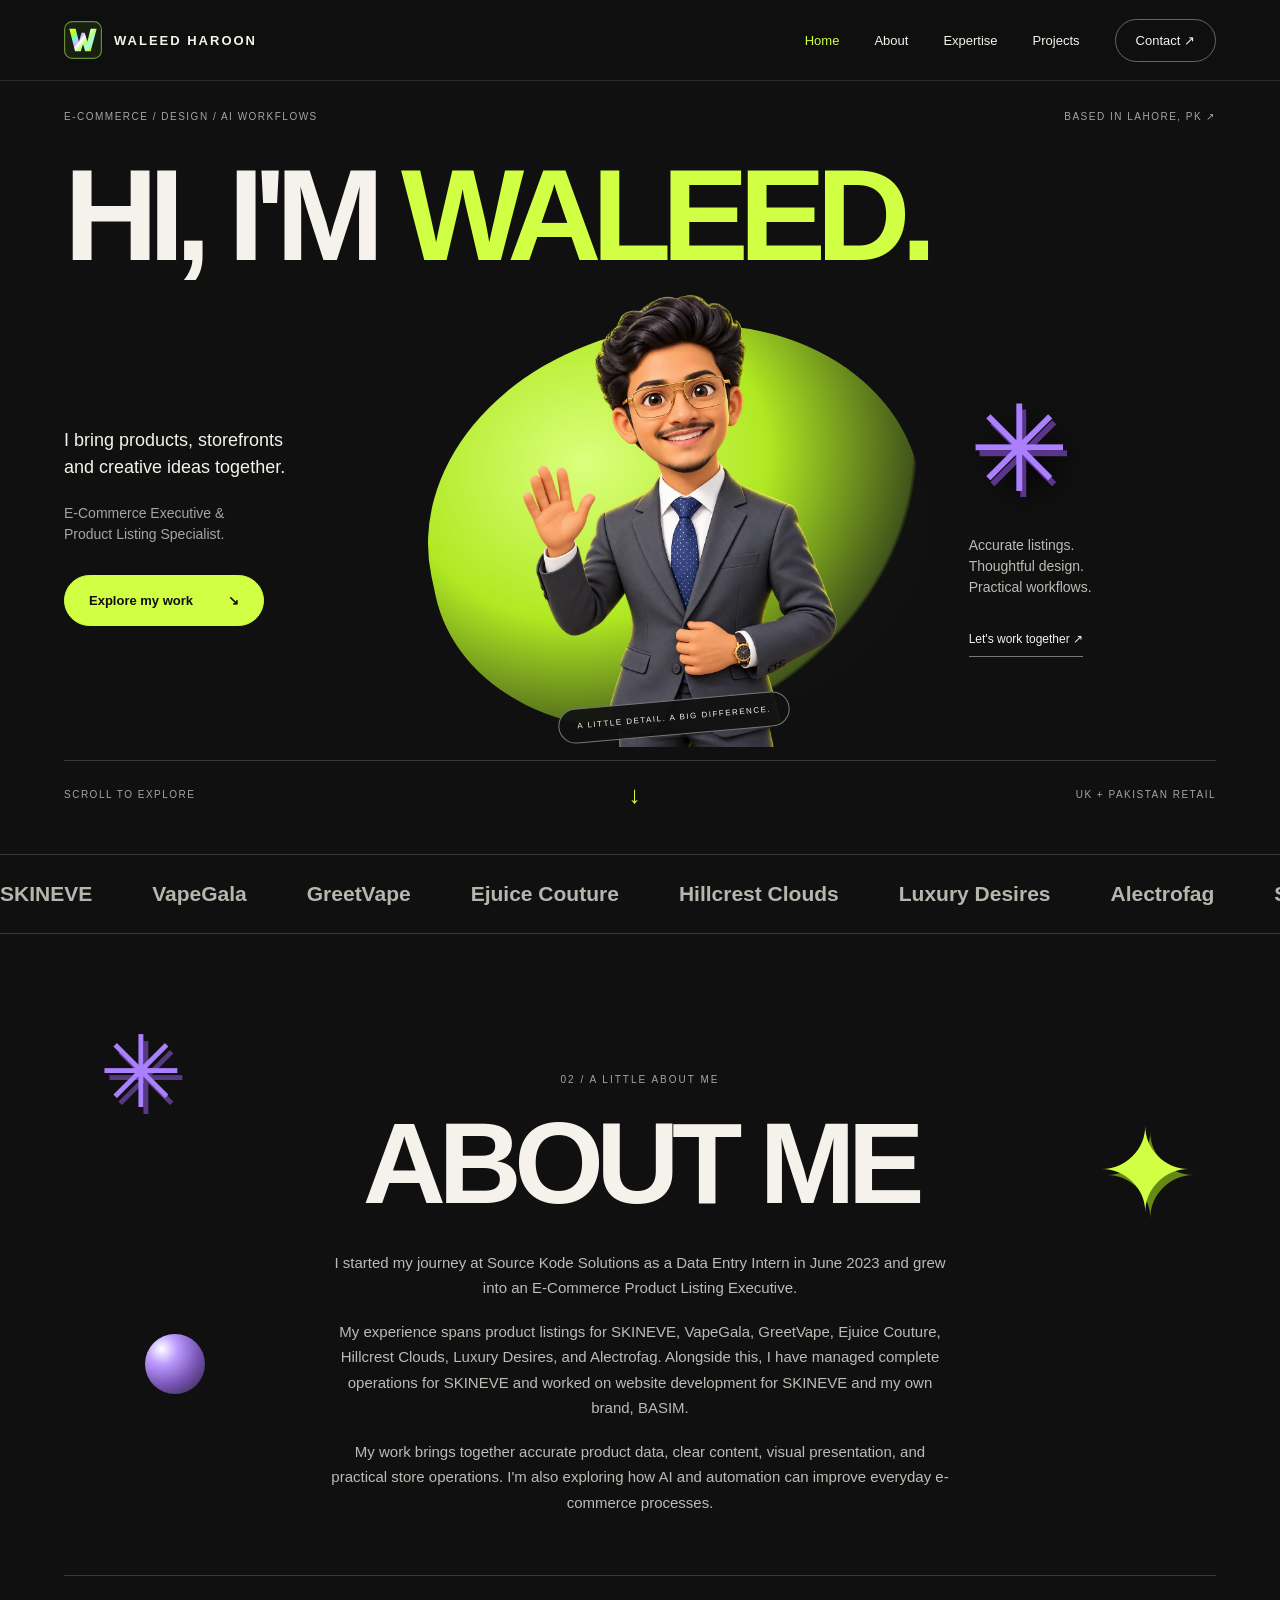
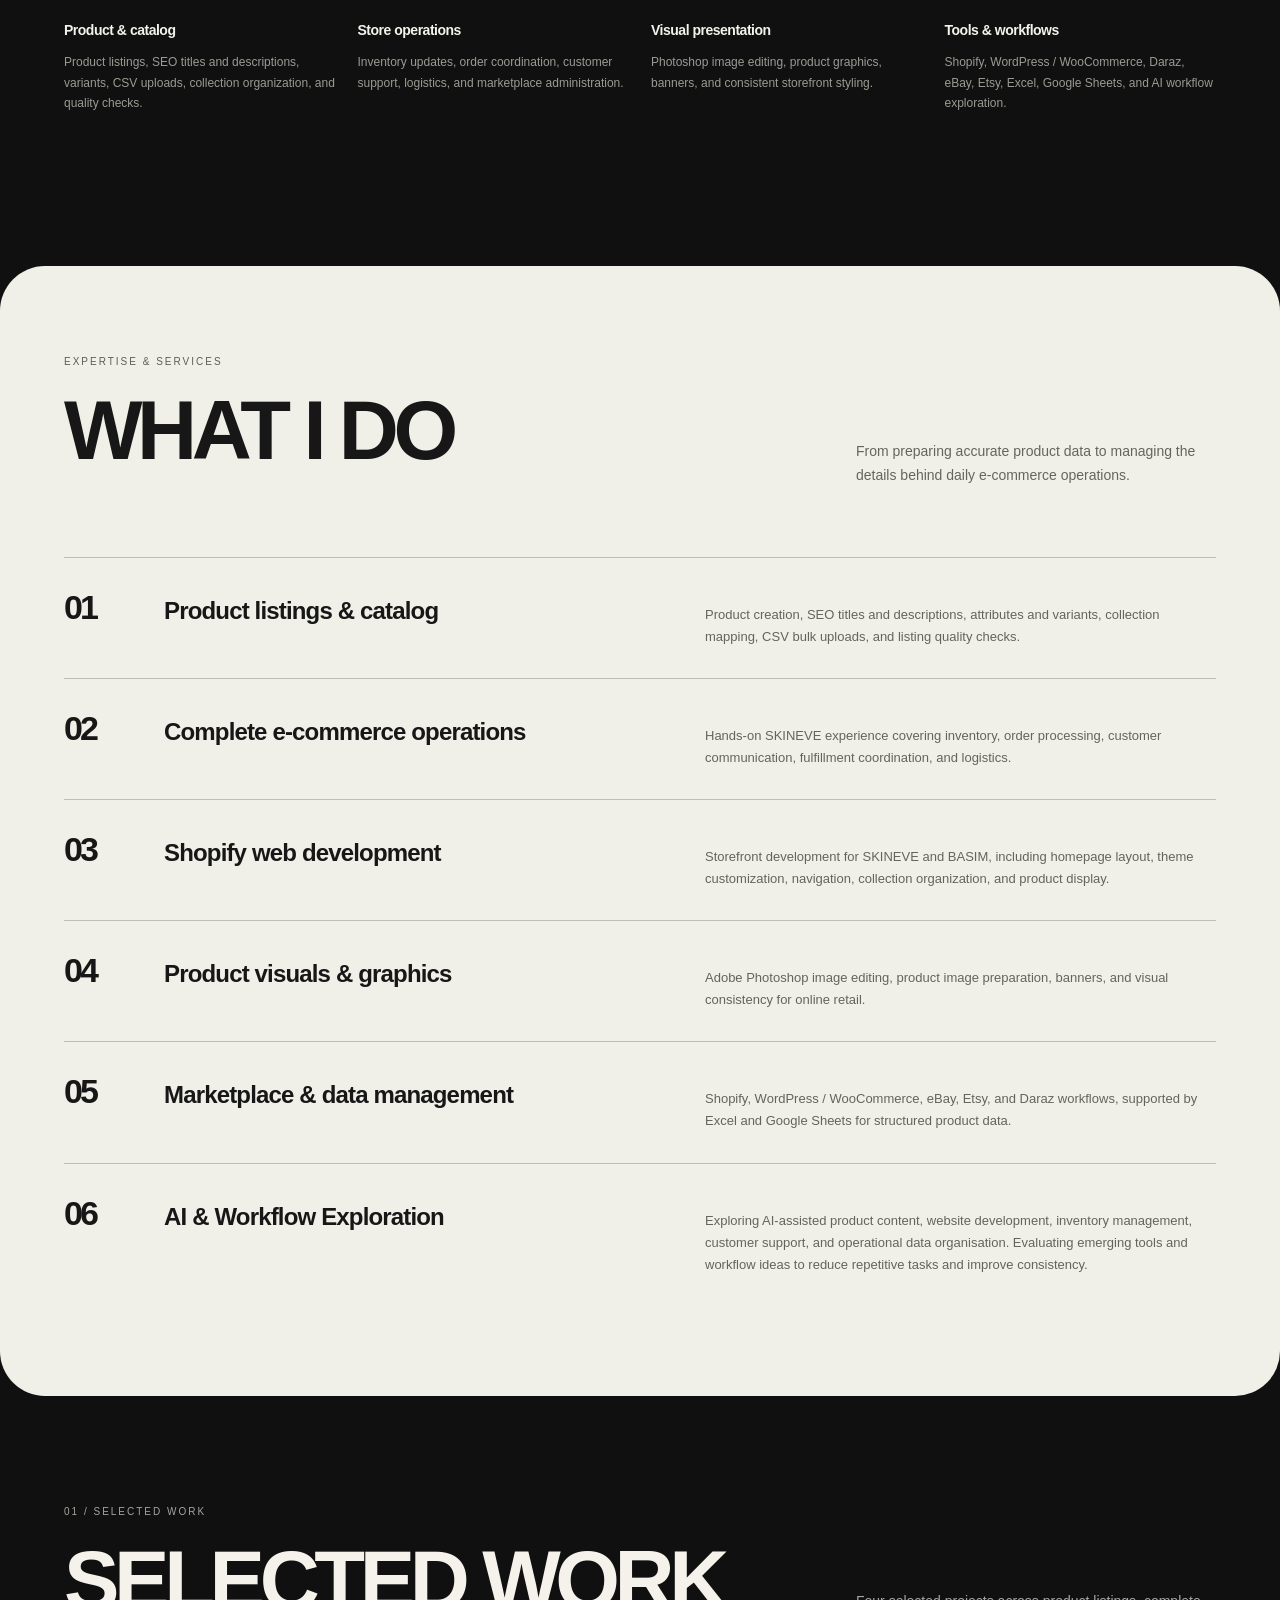
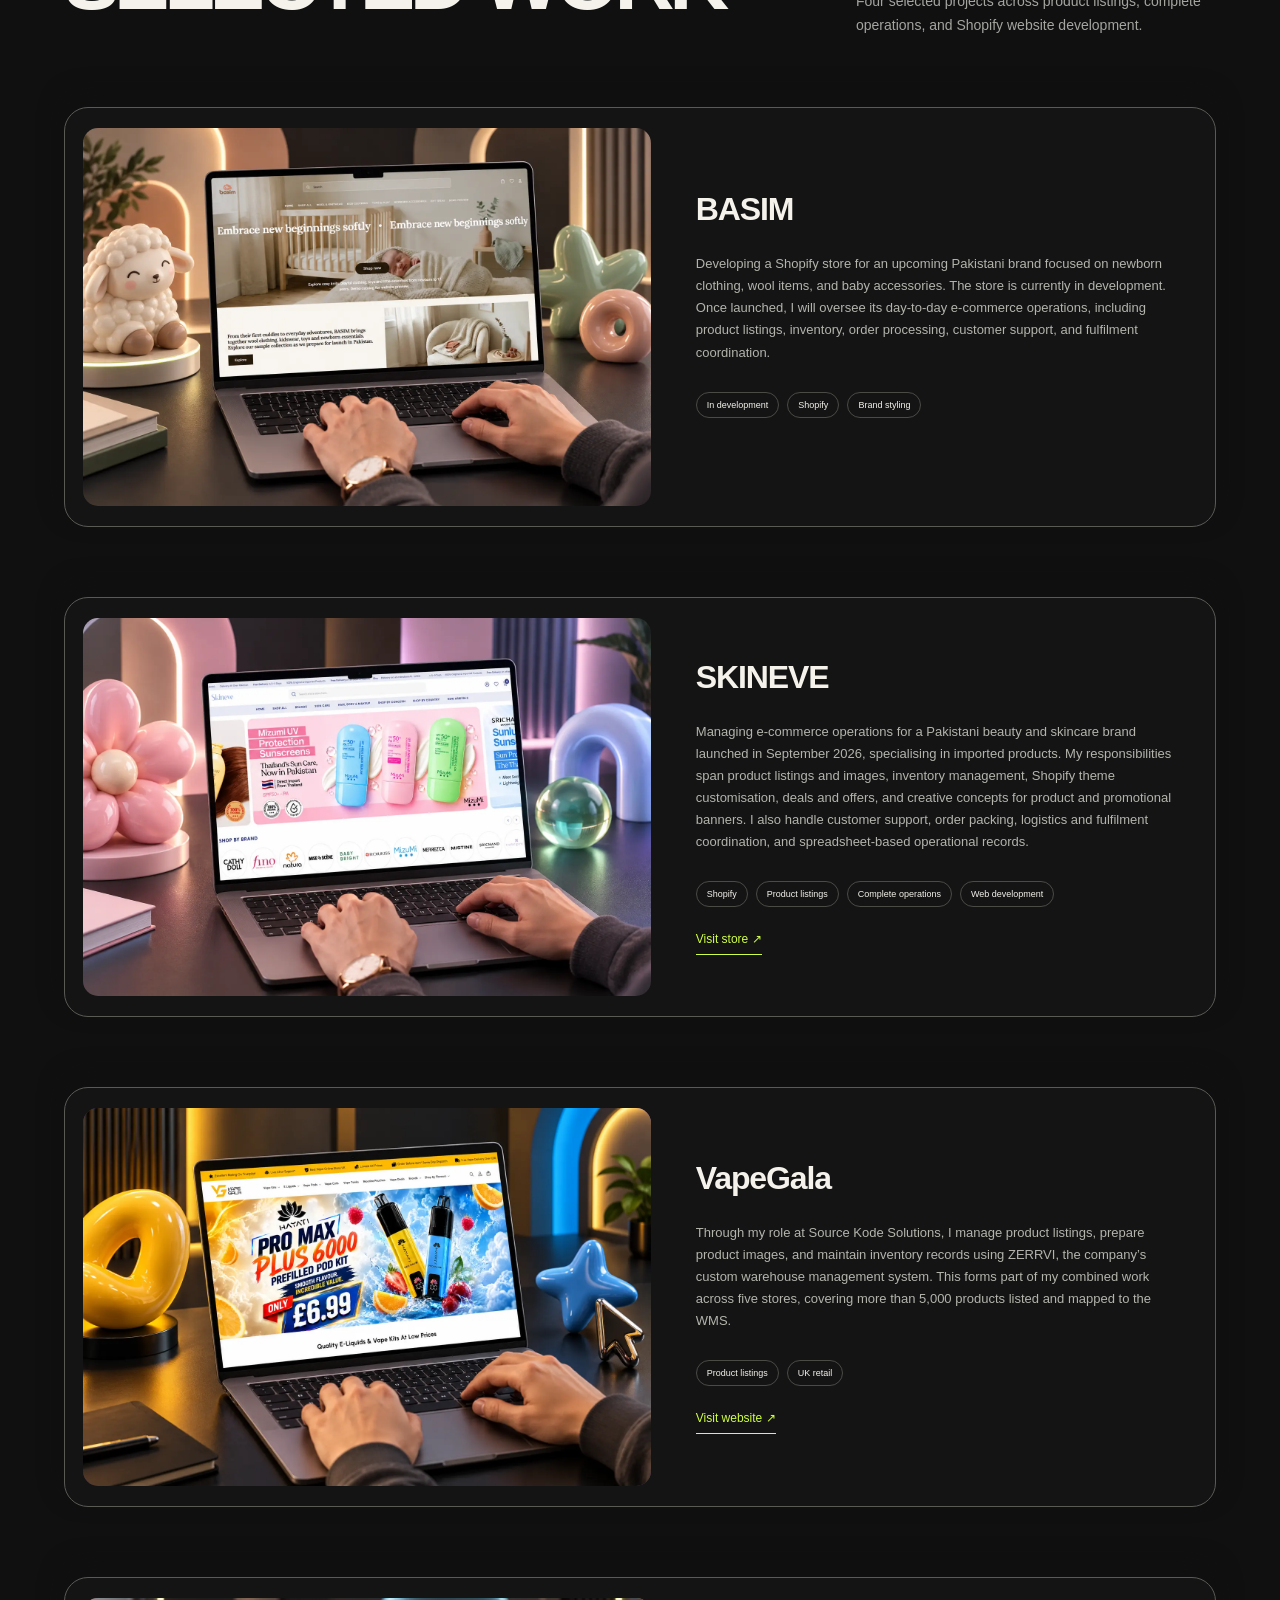
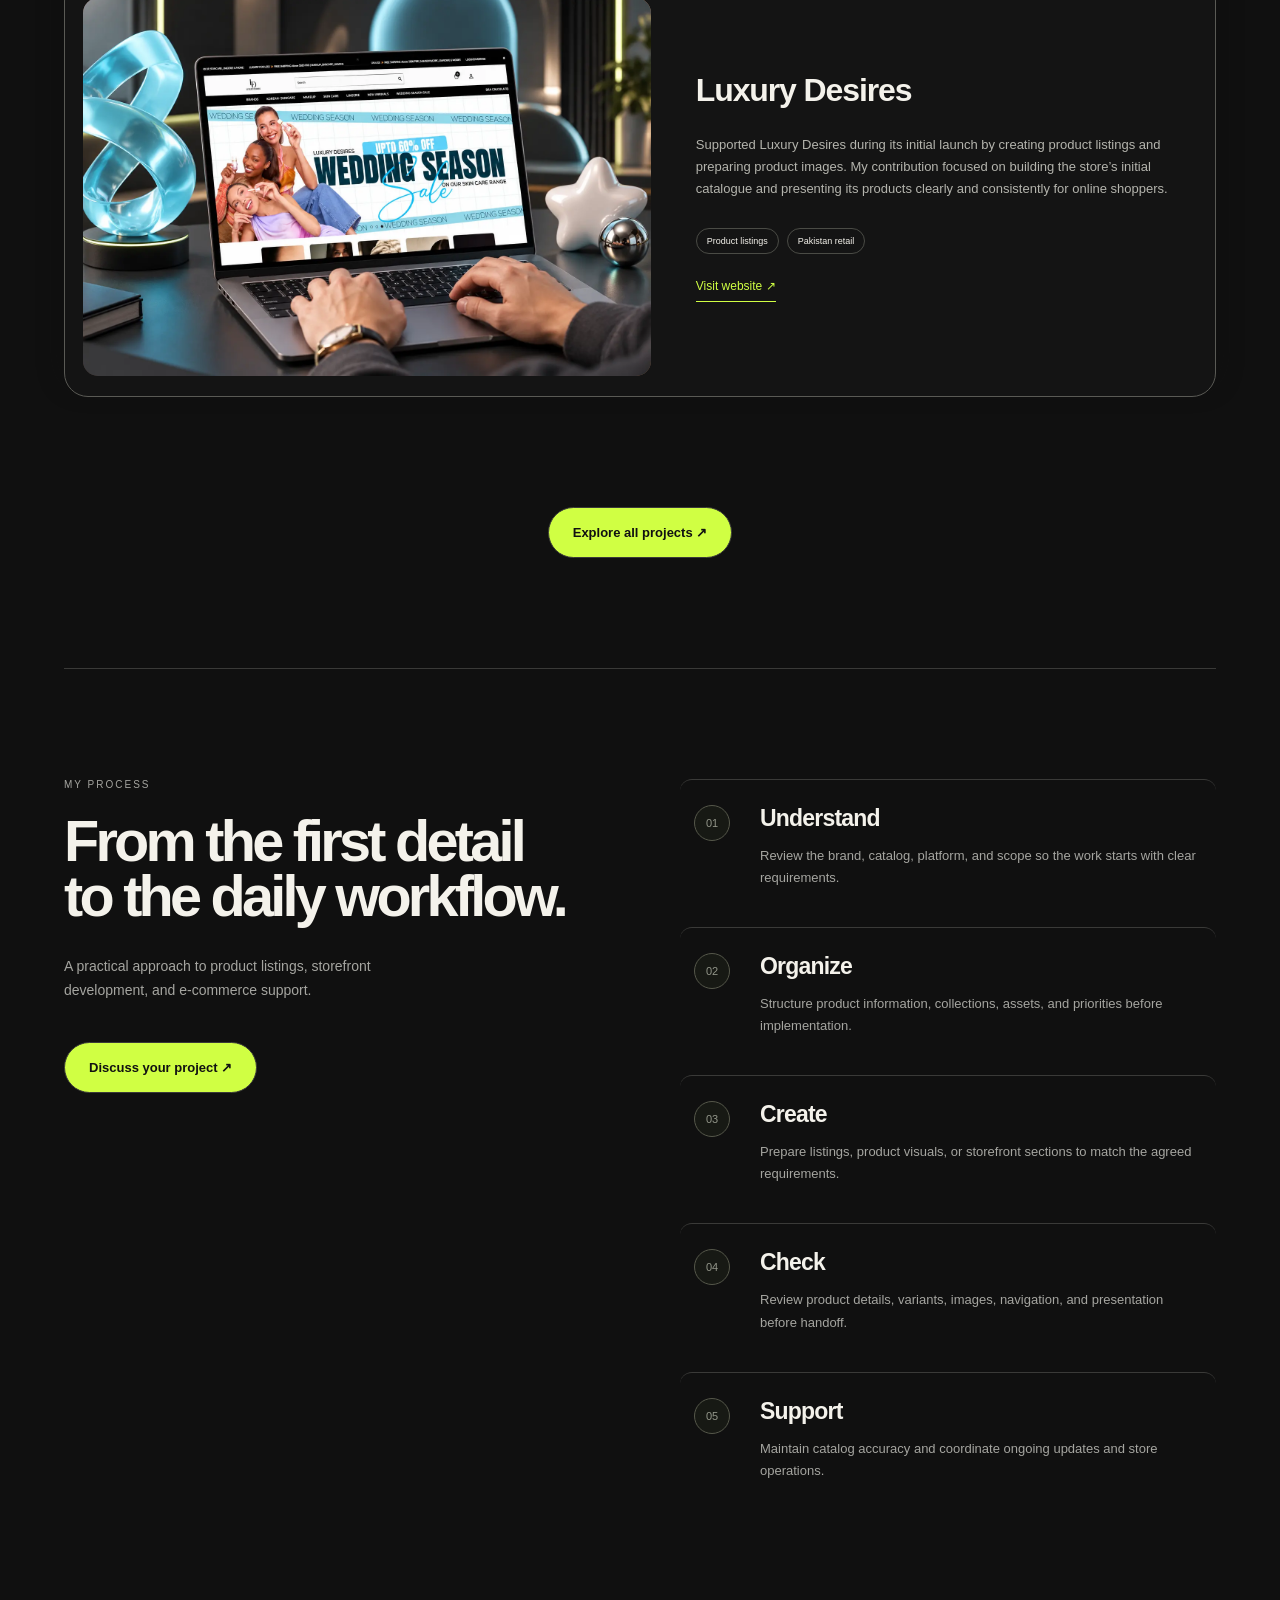
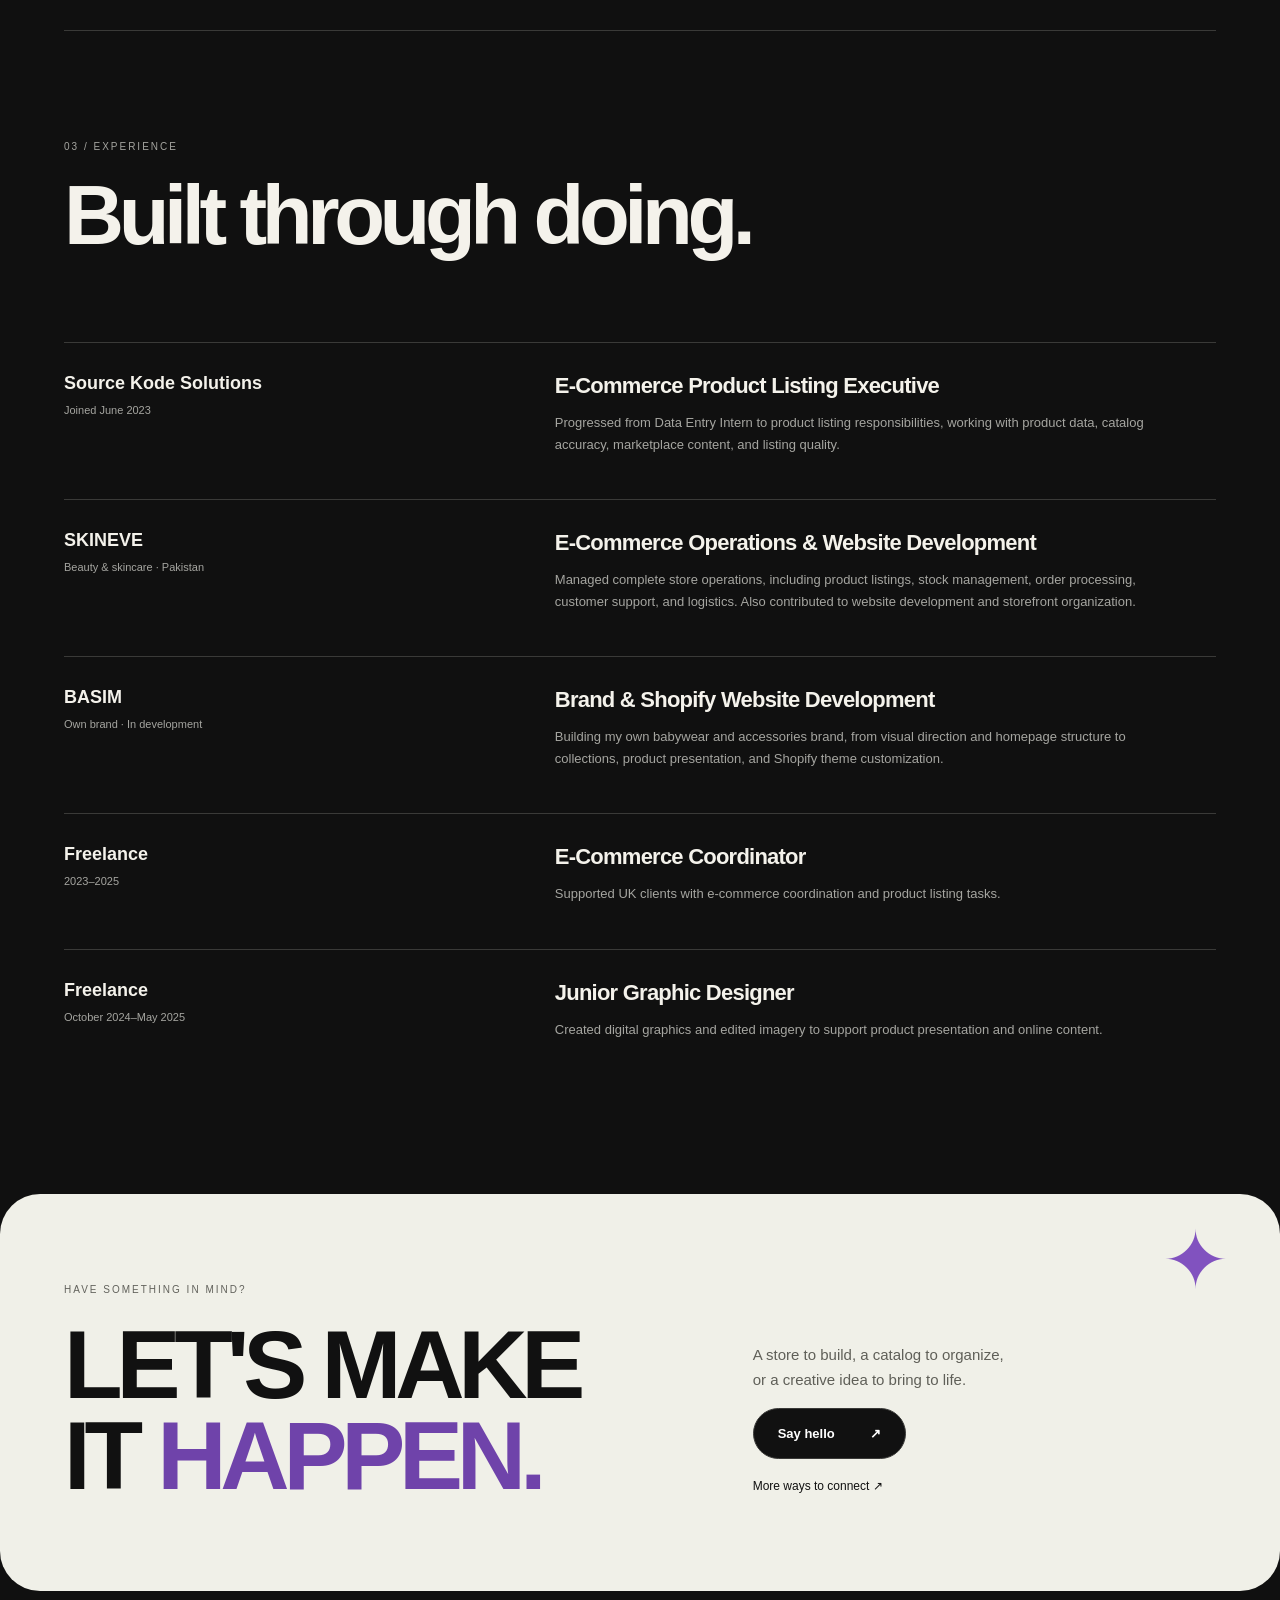
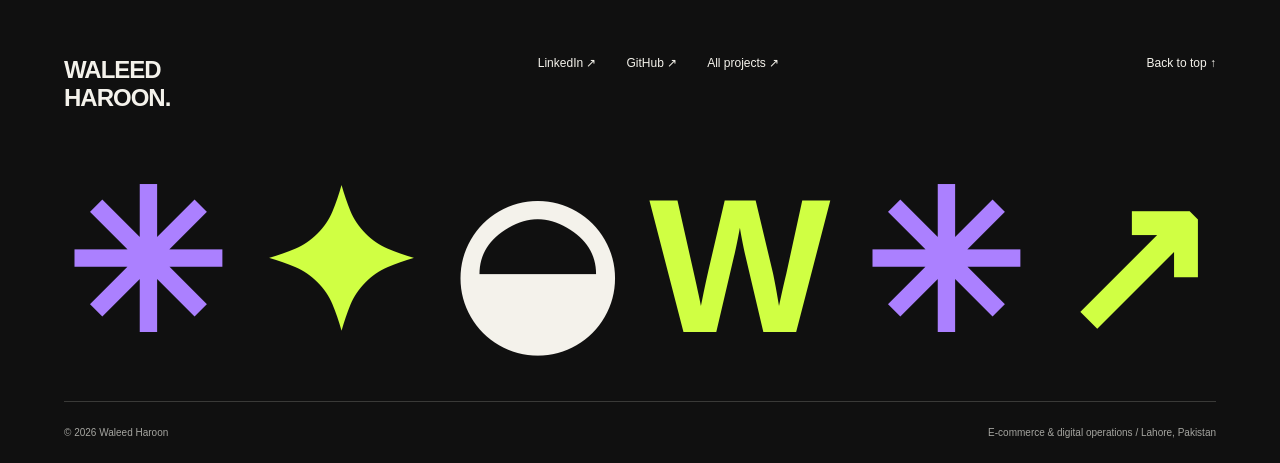
<file: index.html>
<!doctype html>
<html lang="en">
  <head>
    <meta charset="utf-8">
    <meta name="viewport" content="width=device-width,initial-scale=1">
    <meta name="theme-color" content="#101010">
    <meta name="description" content="Waleed Haroon — E-commerce specialist, creative designer and AI workflow explorer in Lahore, Pakistan. Explore selected work, services and experience.">
    <title>Waleed Haroon | E-commerce & Creative Thinking</title>
    <link rel="icon" href="./favicon.svg">
    <link rel="stylesheet" href="./studio.css?v=4">
  </head>
  <body>
    <a class="skip" href="#main">Skip to content</a>
    <header>
      <nav class="wrap" aria-label="Main navigation">
        <a class="brand" href="./index.html" aria-label="Waleed Haroon home">
          <img src="./favicon.svg" width="38" height="38" alt="">WALEED HAROON</a>
        <div class="nav-links">
          <a href="./index.html" aria-current="page">Home</a>
          <a href="./index.html#about">About</a>
          <a href="./index.html#expertise">Expertise</a>
          <a href="./projects.html">Projects</a>
          <a href="./contact.html">Contact ↗</a>
        </div>
      </nav>
    </header>
    <main id="main">
      <section class="hero wrap">
        <div class="hero-top">
          <span>E-COMMERCE / DESIGN / AI WORKFLOWS</span>
          <span>BASED IN LAHORE, PK ↗</span>
        </div>
        <h1>HI, I'M <span>WALEED.</span>
        </h1>
        <div class="hero-stage">
          <div class="hero-copy">
            <p>I bring products, storefronts<br>and creative ideas together.</p>
            <p class="muted">E-Commerce Executive &<br>Product Listing Specialist.</p>
            <a class="button lime" href="#work">Explore my work <span>↘</span>
            </a>
          </div>
          <div class="portrait">
            <img class="portrait-photo" src="./assets/waleed-cartoon-avatar.webp" alt="Cartoon avatar of Waleed Haroon in a grey suit, smiling and waving" width="1083" height="1452" fetchpriority="high">
            <span class="portrait-label">A LITTLE DETAIL. A BIG DIFFERENCE.</span>
          </div>
          <div class="hero-side">
            <span class="shape hero-star" aria-hidden="true">✳</span>
            <p>Accurate listings.<br>Thoughtful design.<br>Practical workflows.</p>
            <a class="text-link" href="./contact.html">Let's work together ↗</a>
          </div>
        </div>
        <div class="hero-bottom">
          <span>SCROLL TO EXPLORE</span>
          <span>↓</span>
          <span>UK + PAKISTAN RETAIL</span>
        </div>
      </section>
      <div class="brand-marquee" aria-label="Stores I have worked on">
        <div class="brand-track">
          <div class="brand-group">
            <span>SKINEVE</span>
            <span>VapeGala</span>
            <span>GreetVape</span>
            <span>Ejuice Couture</span>
            <span>Hillcrest Clouds</span>
            <span>Luxury Desires</span>
            <span>Alectrofag</span>
          </div>
          <div class="brand-group" aria-hidden="true">
            <span>SKINEVE</span>
            <span>VapeGala</span>
            <span>GreetVape</span>
            <span>Ejuice Couture</span>
            <span>Hillcrest Clouds</span>
            <span>Luxury Desires</span>
            <span>Alectrofag</span>
          </div>
        </div>
      </div>
      <div class="wrap">
        <section id="about" class="section about">
          <div>
            <div class="label">02 / A little about me</div>
            <h2>ABOUT ME</h2>
          </div>
          <div>
            <div class="about-copy">
              <p>I started my journey at Source Kode Solutions as a Data Entry Intern in June 2023 and grew into an E-Commerce Product Listing Executive.</p>
              <p>My experience spans product listings for SKINEVE, VapeGala, GreetVape, Ejuice Couture, Hillcrest Clouds, Luxury Desires, and Alectrofag. Alongside this, I have managed complete operations for SKINEVE and worked on website development for SKINEVE and my own brand, BASIM.</p>
              <p>My work brings together accurate product data, clear content, visual presentation, and practical store operations. I'm also exploring how AI and automation can improve everyday e-commerce processes.</p>
            </div>
            <div class="skills">
              <div>
                <h3>Product & catalog</h3>
                <p>Product listings, SEO titles and descriptions, variants, CSV uploads, collection organization, and quality checks.</p>
              </div>
              <div>
                <h3>Store operations</h3>
                <p>Inventory updates, order coordination, customer support, logistics, and marketplace administration.</p>
              </div>
              <div>
                <h3>Visual presentation</h3>
                <p>Photoshop image editing, product graphics, banners, and consistent storefront styling.</p>
              </div>
              <div>
                <h3>Tools & workflows</h3>
                <p>Shopify, WordPress / WooCommerce, Daraz, eBay, Etsy, Excel, Google Sheets, and AI workflow exploration.</p>
              </div>
            </div>
          </div>
          <span class="shape flower" aria-hidden="true">✳</span>
          <span class="shape star" aria-hidden="true">✦</span>
          <span class="shape orb" aria-hidden="true">
          </span>
        </section>
      </div>
      <section id="expertise" class="section expertise-section">
        <div class="section-head">
          <div>
            <div class="label">Expertise & services</div>
            <h2>WHAT I DO</h2>
          </div>
          <p>From preparing accurate product data to managing the details behind daily e-commerce operations.</p>
        </div>
        <div class="expertise-grid">
          <article>
            <span>01</span>
            <h3>Product listings & catalog</h3>
            <p>Product creation, SEO titles and descriptions, attributes and variants, collection mapping, CSV bulk uploads, and listing quality checks.</p>
          </article>
          <article>
            <span>02</span>
            <h3>Complete e-commerce operations</h3>
            <p>Hands-on SKINEVE experience covering inventory, order processing, customer communication, fulfillment coordination, and logistics.</p>
          </article>
          <article>
            <span>03</span>
            <h3>Shopify web development</h3>
            <p>Storefront development for SKINEVE and BASIM, including homepage layout, theme customization, navigation, collection organization, and product display.</p>
          </article>
          <article>
            <span>04</span>
            <h3>Product visuals & graphics</h3>
            <p>Adobe Photoshop image editing, product image preparation, banners, and visual consistency for online retail.</p>
          </article>
          <article>
            <span>05</span>
            <h3>Marketplace & data management</h3>
            <p>Shopify, WordPress / WooCommerce, eBay, Etsy, and Daraz workflows, supported by Excel and Google Sheets for structured product data.</p>
          </article>
          <article>
            <span>06</span>
            <h3>AI & Workflow Exploration</h3>
            <p>Exploring AI-assisted product content, website development, inventory management, customer support, and operational data organisation. Evaluating emerging tools and workflow ideas to reduce repetitive tasks and improve consistency.</p>
          </article>
        </div>
      </section>
      <div class="wrap">
        <section id="work" class="section">
          <div class="section-head">
            <div>
              <div class="label">01 / Selected work</div>
              <h2>SELECTED WORK</h2>
            </div>
            <p>Four selected projects across product listings, complete operations, and Shopify website development.</p>
          </div>
          <div class="projects">
            <article class="project">
              <div class="project-art project-preview">
                <img src="./assets/projects/basim-laptop.webp" alt="BASIM homepage displayed on a laptop with matching 3D sculptures" width="1536" height="1024" loading="lazy" decoding="async">
              </div>
              <div class="project-body">
                <h3>BASIM</h3>
                <p>Developing a Shopify store for an upcoming Pakistani brand focused on newborn clothing, wool items, and baby accessories. The store is currently in development. Once launched, I will oversee its day-to-day e-commerce operations, including product listings, inventory, order processing, customer support, and fulfilment coordination.</p>
                <div class="tags">
                  <span>In development</span>
                  <span>Shopify</span>
                  <span>Brand styling</span>
                </div>
              </div>
            </article>
            <article class="project">
              <div class="project-art project-preview">
                <img src="./assets/projects/skineve-laptop.webp" alt="SKINEVE homepage shown on a laptop with matching 3D sculptures" width="1536" height="1024" loading="lazy" decoding="async">
              </div>
              <div class="project-body">
                <h3>SKINEVE</h3>
                <p>Managing e-commerce operations for a Pakistani beauty and skincare brand launched in September 2026, specialising in imported products. My responsibilities span product listings and images, inventory management, Shopify theme customisation, deals and offers, and creative concepts for product and promotional banners. I also handle customer support, order packing, logistics and fulfilment coordination, and spreadsheet-based operational records.</p>
                <div class="tags">
                  <span>Shopify</span>
                  <span>Product listings</span>
                  <span>Complete operations</span>
                  <span>Web development</span>
                </div>
                <a class="project-link" href="https://theskineve.com" target="_blank" rel="noopener noreferrer">Visit store ↗</a>
              </div>
            </article>
            <article class="project">
              <div class="project-art project-preview">
                <img src="./assets/projects/vapegala-laptop.webp" alt="VapeGala homepage shown on a laptop with matching 3D sculptures" width="1536" height="1024" loading="lazy" decoding="async">
              </div>
              <div class="project-body">
                <h3>VapeGala</h3>
                <p>Through my role at Source Kode Solutions, I manage product listings, prepare product images, and maintain inventory records using ZERRVI, the company’s custom warehouse management system. This forms part of my combined work across five stores, covering more than 5,000 products listed and mapped to the WMS.</p>
                <div class="tags">
                  <span>Product listings</span>
                  <span>UK retail</span>
                </div>
                <a class="project-link" href="https://vapegala.co.uk" target="_blank" rel="noopener noreferrer">Visit website ↗</a>
              </div>
            </article>
            <article class="project">
              <div class="project-art project-preview">
                <img src="./assets/projects/luxury-desires-laptop.webp" alt="Luxury Desires homepage shown on a laptop with matching 3D sculptures" width="1536" height="1024" loading="lazy" decoding="async">
              </div>
              <div class="project-body">
                <h3>Luxury Desires</h3>
                <p>Supported Luxury Desires during its initial launch by creating product listings and preparing product images. My contribution focused on building the store’s initial catalogue and presenting its products clearly and consistently for online shoppers.</p>
                <div class="tags">
                  <span>Product listings</span>
                  <span>Pakistan retail</span>
                </div>
                <a class="project-link" href="https://luxurydesires.pk" target="_blank" rel="noopener noreferrer">Visit website ↗</a>
              </div>
            </article>
          </div>
          <div class="projects-more">
            <a href="./projects.html" class="button primary">Explore all projects ↗</a>
          </div>
        </section>
        <section id="process" class="section process-section">
          <div class="process-intro">
            <div class="label">My process</div>
            <h2>From the first detail<br>to the daily workflow.</h2>
            <p>A practical approach to product listings, storefront development, and e-commerce support.</p>
            <a class="button primary" href="./contact.html">Discuss your project ↗</a>
          </div>
          <ol class="process-steps">
            <li>
              <span class="step-number">01</span>
              <div>
                <h3>Understand</h3>
                <p>Review the brand, catalog, platform, and scope so the work starts with clear requirements.</p>
              </div>
            </li>
            <li>
              <span class="step-number">02</span>
              <div>
                <h3>Organize</h3>
                <p>Structure product information, collections, assets, and priorities before implementation.</p>
              </div>
            </li>
            <li>
              <span class="step-number">03</span>
              <div>
                <h3>Create</h3>
                <p>Prepare listings, product visuals, or storefront sections to match the agreed requirements.</p>
              </div>
            </li>
            <li>
              <span class="step-number">04</span>
              <div>
                <h3>Check</h3>
                <p>Review product details, variants, images, navigation, and presentation before handoff.</p>
              </div>
            </li>
            <li>
              <span class="step-number">05</span>
              <div>
                <h3>Support</h3>
                <p>Maintain catalog accuracy and coordinate ongoing updates and store operations.</p>
              </div>
            </li>
          </ol>
        </section>
        <section id="experience" class="section experience">
          <div class="section-head">
            <div>
              <div class="label">03 / Experience</div>
              <h2>Built through doing.</h2>
            </div>
          </div>
          <div class="job">
            <div>
              <strong>Source Kode Solutions</strong>
              <br>
              <small>Joined June 2023</small>
            </div>
            <div>
              <h3>E-Commerce Product Listing Executive</h3>
              <p>Progressed from Data Entry Intern to product listing responsibilities, working with product data, catalog accuracy, marketplace content, and listing quality.</p>
            </div>
          </div>
          <div class="job">
            <div>
              <strong>SKINEVE</strong>
              <br>
              <small>Beauty & skincare · Pakistan</small>
            </div>
            <div>
              <h3>E-Commerce Operations & Website Development</h3>
              <p>Managed complete store operations, including product listings, stock management, order processing, customer support, and logistics. Also contributed to website development and storefront organization.</p>
            </div>
          </div>
          <div class="job">
            <div>
              <strong>BASIM</strong>
              <br>
              <small>Own brand · In development</small>
            </div>
            <div>
              <h3>Brand & Shopify Website Development</h3>
              <p>Building my own babywear and accessories brand, from visual direction and homepage structure to collections, product presentation, and Shopify theme customization.</p>
            </div>
          </div>
          <div class="job">
            <div>
              <strong>Freelance</strong>
              <br>
              <small>2023–2025</small>
            </div>
            <div>
              <h3>E-Commerce Coordinator</h3>
              <p>Supported UK clients with e-commerce coordination and product listing tasks.</p>
            </div>
          </div>
          <div class="job">
            <div>
              <strong>Freelance</strong>
              <br>
              <small>October 2024–May 2025</small>
            </div>
            <div>
              <h3>Junior Graphic Designer</h3>
              <p>Created digital graphics and edited imagery to support product presentation and online content.</p>
            </div>
          </div>
        </section>
      </div>
      <section id="contact" class="contact light">
        <div class="label">HAVE SOMETHING IN MIND?</div>
        <div class="contact-layout">
          <h2>LET'S MAKE<br>IT <em>HAPPEN.</em>
          </h2>
          <div>
            <p>A store to build, a catalog to organize,<br>or a creative idea to bring to life.</p>
            <a class="button dark" href="mailto:waleedharoon222@gmail.com">Say hello <span>↗</span>
            </a>
            <a class="email" href="./contact.html">More ways to connect ↗</a>
          </div>
        </div>
        <span class="contact-star" aria-hidden="true">✦</span>
      </section>
    </main>
    <footer class="wrap">
      <div class="footer-top">
        <a class="brand" href="./index.html">WALEED<br>HAROON.</a>
        <div>
          <a href="https://www.linkedin.com/in/waleed-haroon-868672297" target="_blank" rel="noopener noreferrer">LinkedIn ↗</a>
          <a href="https://github.com/m-waleed-haroon" target="_blank" rel="noopener noreferrer">GitHub ↗</a>
          <a href="./projects.html">All projects ↗</a>
        </div>
        <a href="#main">Back to top ↑</a>
      </div>
      <div class="footer-shapes" aria-hidden="true">
        <span>✳</span>
        <span>✦</span>
        <span>◒</span>
        <span>W</span>
        <span>✳</span>
        <span>↗</span>
      </div>
      <div class="footer-bottom">
        <span>© 2026 Waleed Haroon</span>
        <span>E-commerce & digital operations / Lahore, Pakistan</span>
      </div>
    </footer>
    <script src="./studio.js?v=4" defer>
    </script>
  </body>
</html>
</file>
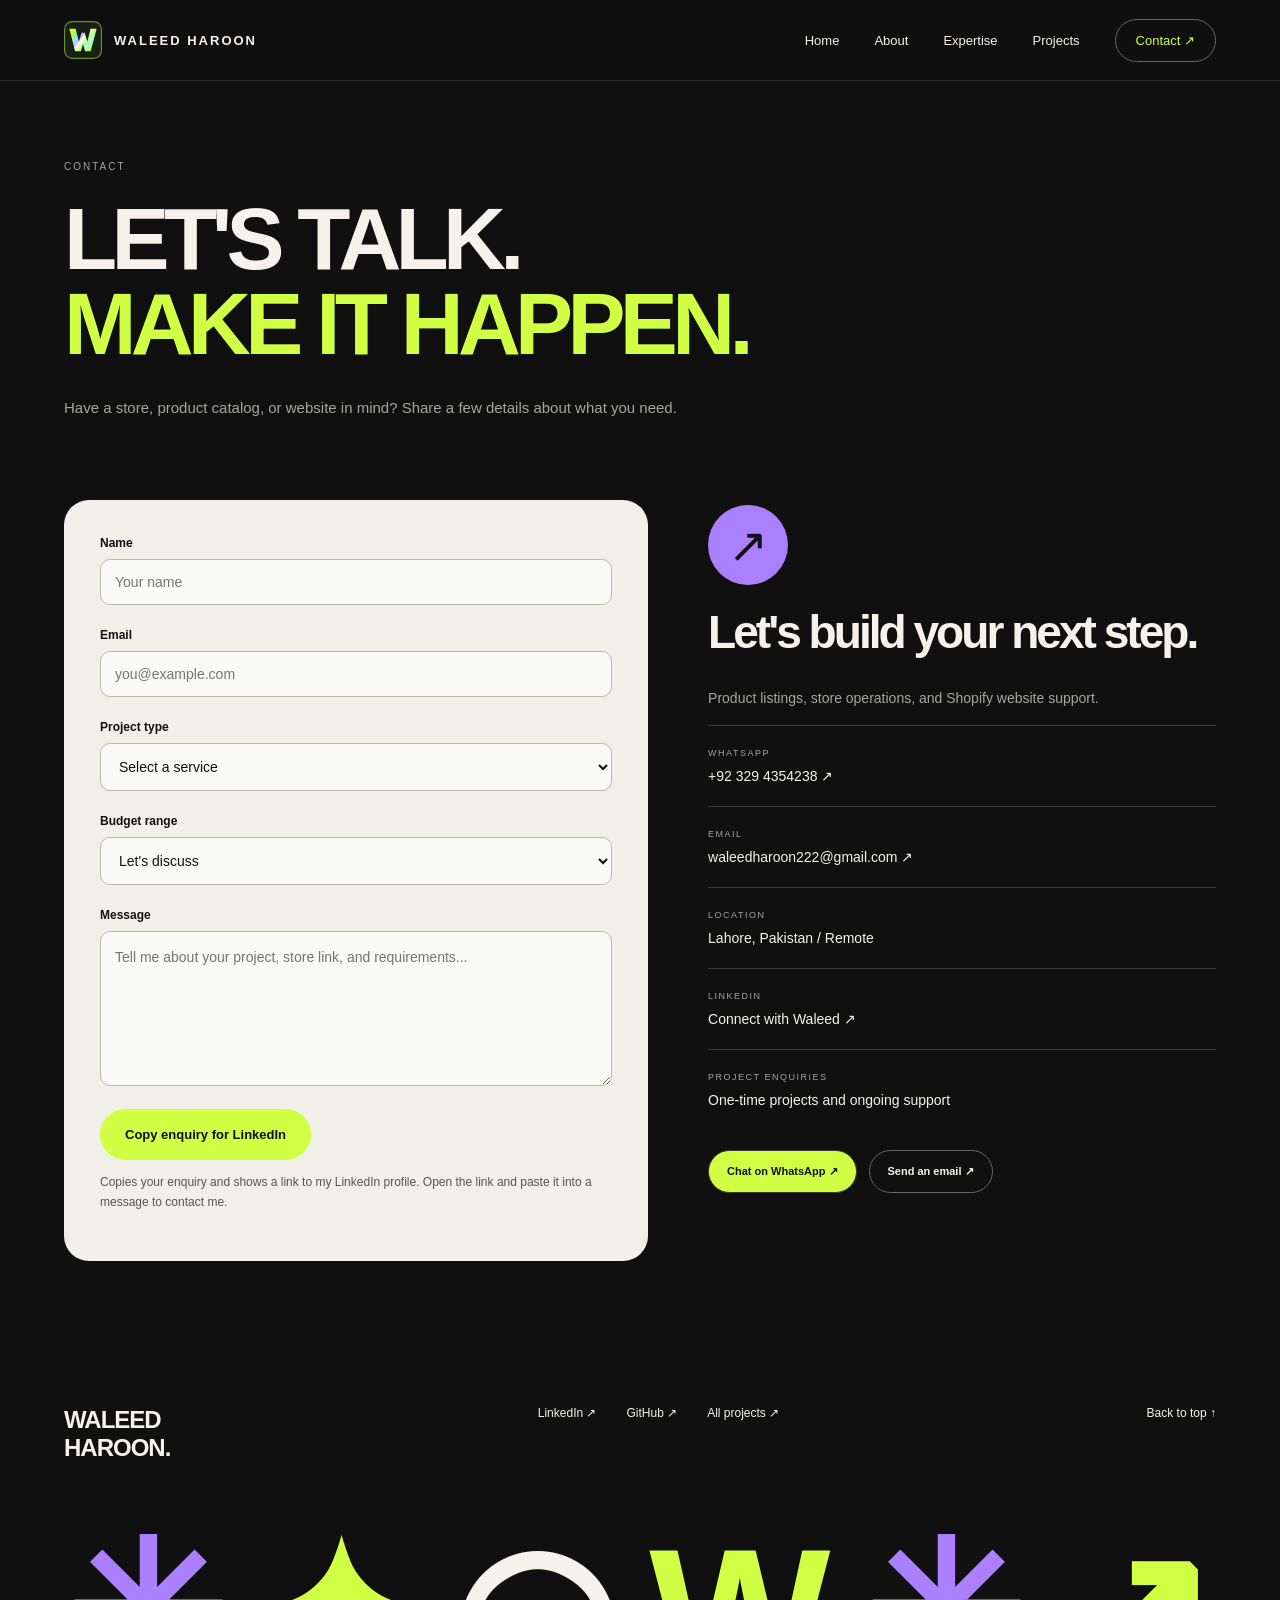
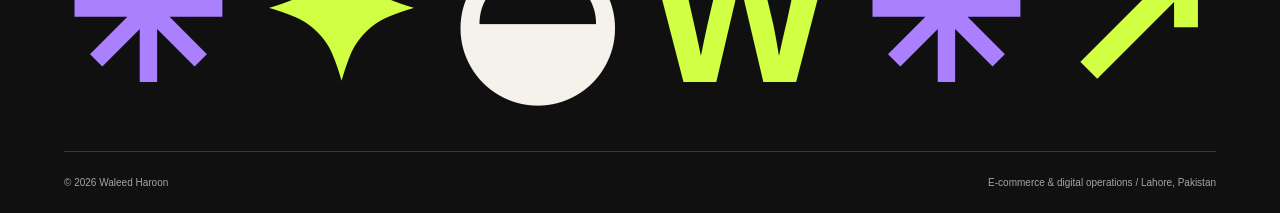
<file: contact.html>
<!doctype html>
<html lang="en"><head><meta charset="utf-8"><meta name="viewport" content="width=device-width,initial-scale=1"><meta name="theme-color" content="#101210"><meta name="description" content="Waleed Haroon — E-Commerce Executive and Product Listing Specialist in Lahore. Explore store management, marketplace operations, design and automation projects."><title>Contact Waleed Haroon | Discuss Your Project</title>
<link rel="icon" type="image/svg+xml" href="./favicon.svg?v=1"><link rel="stylesheet" href="./studio.css?v=4"></head><body><a class="skip" href="#main">Skip to content</a><header><nav class="wrap" aria-label="Main navigation"><a class="brand" href="./index.html" aria-label="Waleed Haroon home"><img src="./favicon.svg" width="38" height="38" alt="">WALEED HAROON</a><div class="nav-links"><a href="./index.html">Home</a><a href="./index.html#about">About</a><a href="./index.html#expertise">Expertise</a><a href="./projects.html">Projects</a><a href="./contact.html" aria-current="page">Contact ↗</a></div></nav></header><main id="main" class="wrap inner-page"><section class="contact-intro"><div class="label">Contact</div><h1>LET'S TALK.<br><em>MAKE IT HAPPEN.</em></h1><p>Have a store, product catalog, or website in mind? Share a few details about what you need.</p></section><div class="contact-page-layout"><form class="inquiry-form" id="inquiry"><div class="field"><label for="name">Name</label><input id="name" name="name" autocomplete="name" placeholder="Your name" required maxlength="120"></div><div class="field"><label for="email">Email</label><input id="email" name="email" type="email" autocomplete="email" placeholder="you@example.com" required maxlength="254"></div><div class="field"><label for="type">Project type</label><select id="type" name="type" required><option value="">Select a service</option><option>Product listings & catalog management</option><option>Complete e-commerce operations</option><option>Shopify website development</option><option>Storefront customization</option><option>Product graphics & image editing</option><option>Remote role or ongoing support</option><option>Other</option></select></div><div class="field"><label for="budget">Budget range</label><select id="budget" name="budget"><option>Let's discuss</option><option>Under USD 250</option><option>USD 250–500</option><option>USD 500–1,000</option><option>USD 1,000+</option><option>Monthly / ongoing engagement</option></select></div><div class="field"><label for="message">Message</label><textarea id="message" name="message" placeholder="Tell me about your project, store link, and requirements..." required maxlength="6000"></textarea></div><button type="submit" class="button lime">Copy enquiry for LinkedIn</button><p class="form-note">Copies your enquiry and shows a link to my LinkedIn profile. Open the link and paste it into a message to contact me.</p><p id="status" class="status" role="status"></p><div id="copy-fallback" hidden class="field"><label for="copy-text">Copy your enquiry</label><textarea id="copy-text" readonly></textarea></div><p id="linkedin-handoff" hidden><a class="project-link" href="https://www.linkedin.com/in/waleed-haroon-868672297" target="_blank" rel="noopener noreferrer">Open Waleed’s LinkedIn profile ↗</a></p></form><aside class="contact-info"><div class="round-arrow" aria-hidden="true">↗</div><h2>Let's build your next step.</h2><p>Product listings, store operations, and Shopify website support.</p><div class="info-row"><small>WHATSAPP</small><a href="https://wa.me/923294354238" target="_blank" rel="noopener noreferrer">+92 329 4354238 ↗</a></div><div class="info-row"><small>EMAIL</small><a href="mailto:waleedharoon222@gmail.com">waleedharoon222@gmail.com ↗</a></div><div class="info-row"><small>LOCATION</small><span>Lahore, Pakistan / Remote</span></div><div class="info-row"><small>LINKEDIN</small><a href="https://www.linkedin.com/in/waleed-haroon-868672297" target="_blank" rel="noopener noreferrer">Connect with Waleed ↗</a></div><div class="info-row"><small>PROJECT ENQUIRIES</small><span>One-time projects and ongoing support</span></div><div class="direct-contact-actions"><a class="button whatsapp-button" href="https://wa.me/923294354238" target="_blank" rel="noopener noreferrer">Chat on WhatsApp ↗</a><a class="button email-button" href="mailto:waleedharoon222@gmail.com">Send an email ↗</a></div></aside></div></main><footer class="wrap"><div class="footer-top"><a class="brand" href="./index.html">WALEED<br>HAROON.</a><div><a href="https://www.linkedin.com/in/waleed-haroon-868672297" target="_blank" rel="noopener noreferrer">LinkedIn ↗</a><a href="https://github.com/m-waleed-haroon" target="_blank" rel="noopener noreferrer">GitHub ↗</a><a href="./projects.html">All projects ↗</a></div><a href="#main">Back to top ↑</a></div><div class="footer-shapes" aria-hidden="true"><span>✳</span><span>✦</span><span>◒</span><span>W</span><span>✳</span><span>↗</span></div><div class="footer-bottom"><span>© 2026 Waleed Haroon</span><span>E-commerce & digital operations / Lahore, Pakistan</span></div></footer><script src="./studio.js?v=4" defer></script><script src="./contact.js" defer></script></body></html>
</file>
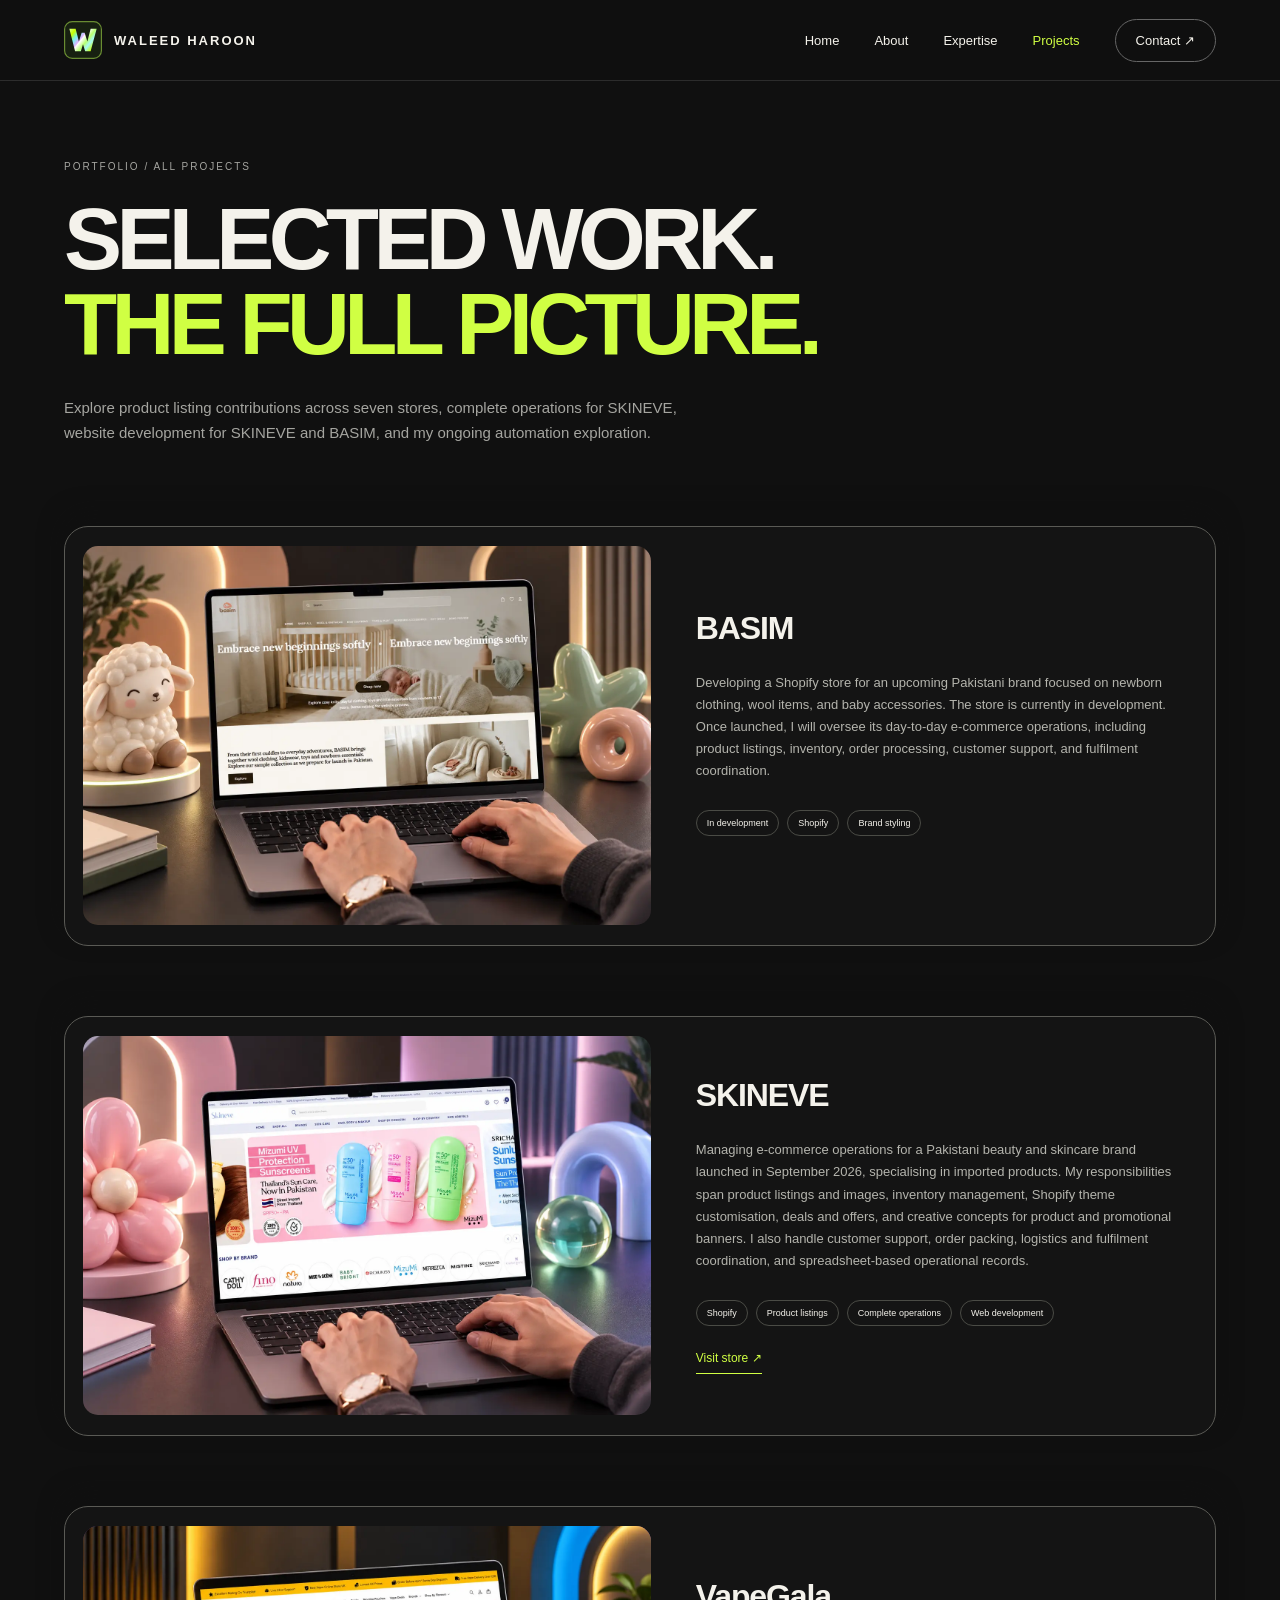
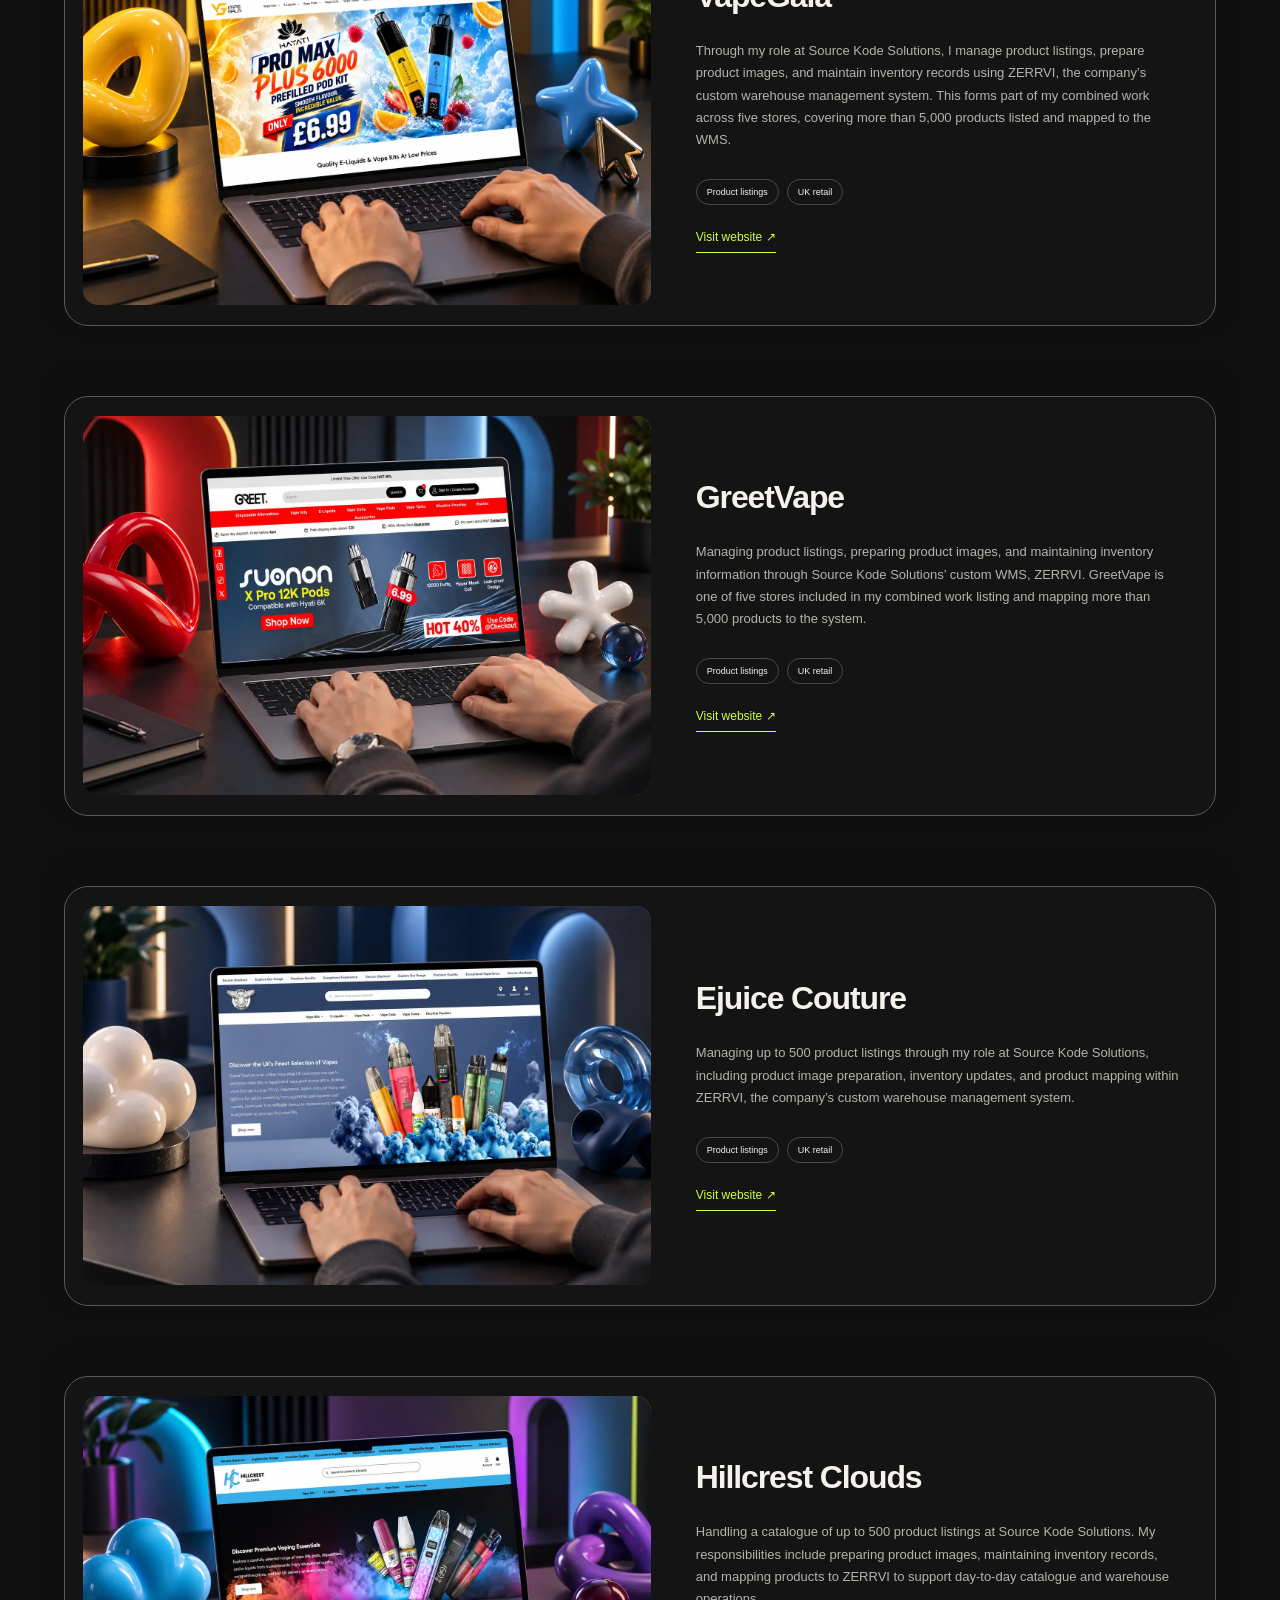
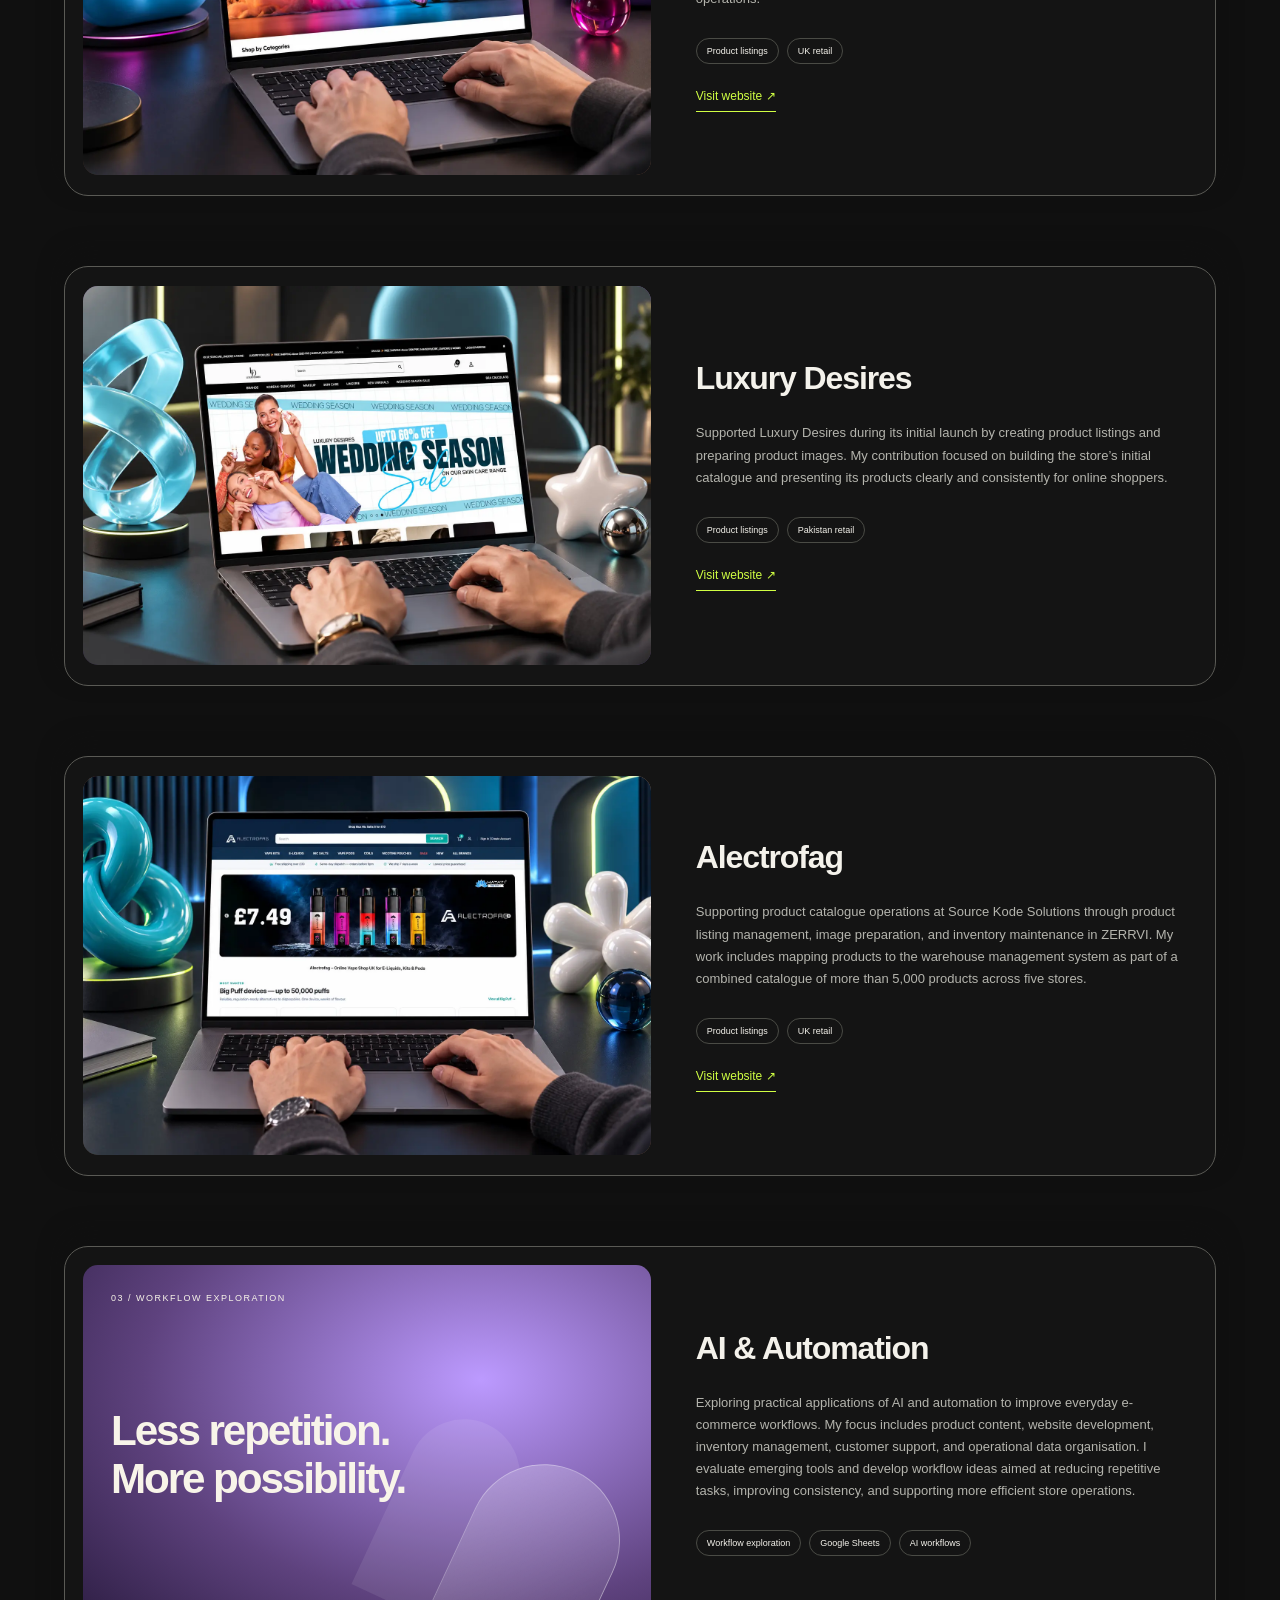
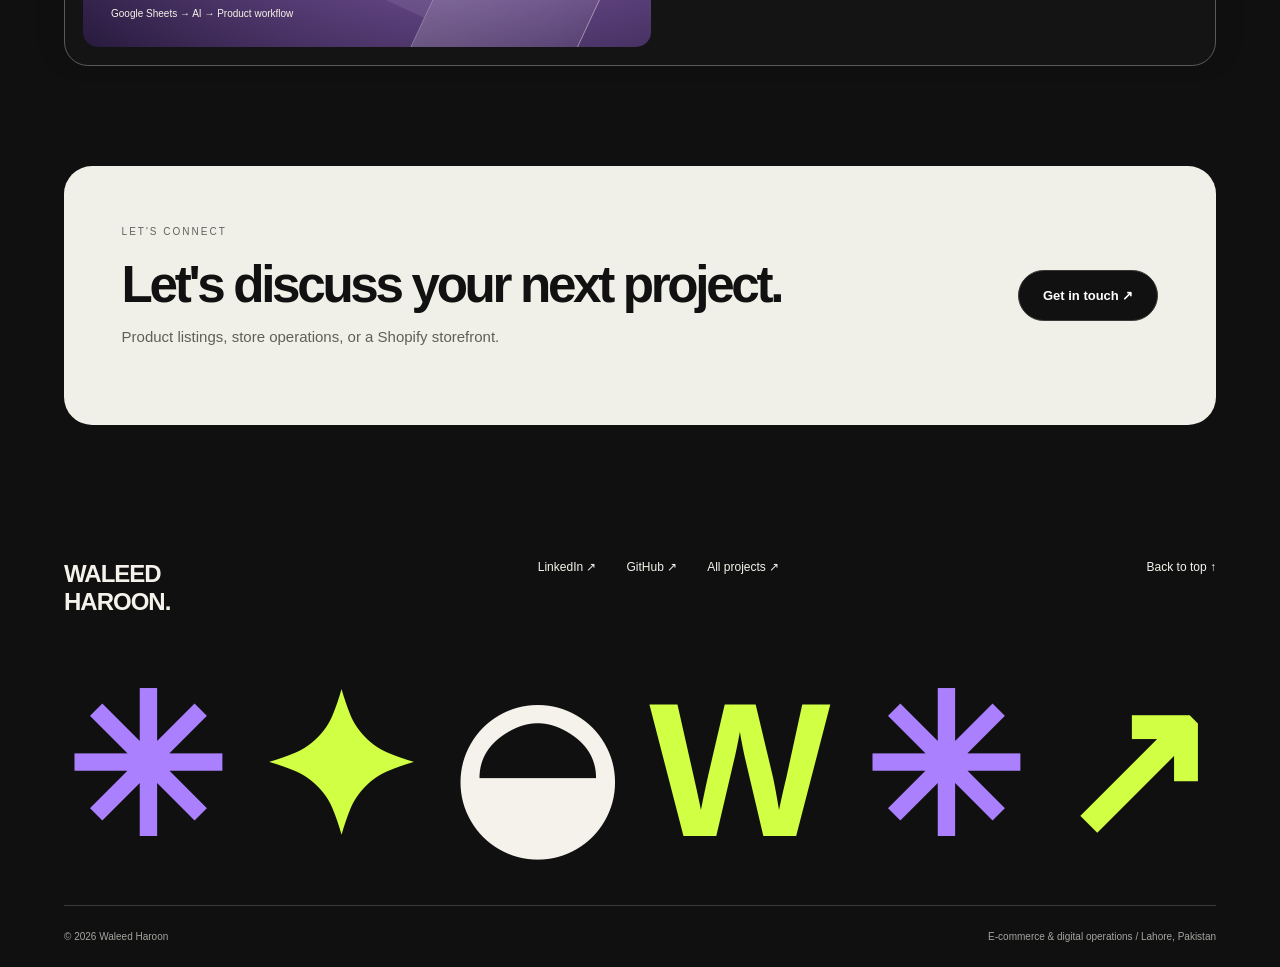
<file: projects.html>
<!doctype html>
<html lang="en">
  <head>
    <meta charset="utf-8">
    <meta name="viewport" content="width=device-width,initial-scale=1">
    <meta name="theme-color" content="#101210">
    <meta name="description" content="Waleed Haroon — E-Commerce Executive and Product Listing Specialist in Lahore. Explore store management, marketplace operations, design and automation projects.">
    <title>Projects | Waleed Haroon</title>
    <link rel="icon" type="image/svg+xml" href="./favicon.svg?v=1">
    <link rel="stylesheet" href="./studio.css?v=4">
  </head>
  <body>
    <a class="skip" href="#main">Skip to content</a>
    <header>
      <nav class="wrap" aria-label="Main navigation">
        <a class="brand" href="./index.html" aria-label="Waleed Haroon home">
          <img src="./favicon.svg" width="38" height="38" alt="">WALEED HAROON</a>
        <div class="nav-links">
          <a href="./index.html">Home</a>
          <a href="./index.html#about">About</a>
          <a href="./index.html#expertise">Expertise</a>
          <a href="./projects.html" aria-current="page">Projects</a>
          <a href="./contact.html">Contact ↗</a>
        </div>
      </nav>
    </header>
    <main id="main" class="wrap inner-page">
      <section class="projects-intro">
        <div class="label">Portfolio / All projects</div>
        <h1>SELECTED WORK.<br>
          <em>THE FULL PICTURE.</em>
        </h1>
        <p>Explore product listing contributions across seven stores, complete operations for SKINEVE, website development for SKINEVE and BASIM, and my ongoing automation exploration.</p>
      </section>
      <section class="all-projects-section project-directory" aria-label="All projects">
        <div class="projects">
          <article class="project">
            <div class="project-art project-preview">
              <img src="./assets/projects/basim-laptop.webp" alt="BASIM homepage displayed on a laptop with matching 3D sculptures" width="1536" height="1024" loading="lazy" decoding="async">
            </div>
            <div class="project-body">
              <h3>BASIM</h3>
              <p>Developing a Shopify store for an upcoming Pakistani brand focused on newborn clothing, wool items, and baby accessories. The store is currently in development. Once launched, I will oversee its day-to-day e-commerce operations, including product listings, inventory, order processing, customer support, and fulfilment coordination.</p>
              <div class="tags">
                <span>In development</span>
                <span>Shopify</span>
                <span>Brand styling</span>
              </div>
            </div>
          </article>
          <article class="project">
            <div class="project-art project-preview">
              <img src="./assets/projects/skineve-laptop.webp" alt="SKINEVE homepage shown on a laptop with matching 3D sculptures" width="1536" height="1024" loading="lazy" decoding="async">
            </div>
            <div class="project-body">
              <h3>SKINEVE</h3>
              <p>Managing e-commerce operations for a Pakistani beauty and skincare brand launched in September 2026, specialising in imported products. My responsibilities span product listings and images, inventory management, Shopify theme customisation, deals and offers, and creative concepts for product and promotional banners. I also handle customer support, order packing, logistics and fulfilment coordination, and spreadsheet-based operational records.</p>
              <div class="tags">
                <span>Shopify</span>
                <span>Product listings</span>
                <span>Complete operations</span>
                <span>Web development</span>
              </div>
              <a class="project-link" href="https://theskineve.com" target="_blank" rel="noopener noreferrer">Visit store ↗</a>
            </div>
          </article>
          <article class="project">
            <div class="project-art project-preview">
              <img src="./assets/projects/vapegala-laptop.webp" alt="VapeGala homepage shown on a laptop with matching 3D sculptures" width="1536" height="1024" loading="lazy" decoding="async">
            </div>
            <div class="project-body">
              <h3>VapeGala</h3>
              <p>Through my role at Source Kode Solutions, I manage product listings, prepare product images, and maintain inventory records using ZERRVI, the company’s custom warehouse management system. This forms part of my combined work across five stores, covering more than 5,000 products listed and mapped to the WMS.</p>
              <div class="tags">
                <span>Product listings</span>
                <span>UK retail</span>
              </div>
              <a class="project-link" href="https://vapegala.co.uk" target="_blank" rel="noopener noreferrer">Visit website ↗</a>
            </div>
          </article>
          <article class="project">
            <div class="project-art project-preview">
              <img src="./assets/projects/greetvape-laptop.webp" alt="GreetVape homepage shown on a laptop with matching 3D sculptures" width="1536" height="1024" loading="lazy" decoding="async">
            </div>
            <div class="project-body">
              <h3>GreetVape</h3>
              <p>Managing product listings, preparing product images, and maintaining inventory information through Source Kode Solutions’ custom WMS, ZERRVI. GreetVape is one of five stores included in my combined work listing and mapping more than 5,000 products to the system.</p>
              <div class="tags">
                <span>Product listings</span>
                <span>UK retail</span>
              </div>
              <a class="project-link" href="https://greetvape.co.uk" target="_blank" rel="noopener noreferrer">Visit website ↗</a>
            </div>
          </article>
          <article class="project">
            <div class="project-art project-preview">
              <img src="./assets/projects/ejuice-couture-laptop.webp" alt="Ejuice Couture homepage shown on a laptop with matching 3D sculptures" width="1536" height="1024" loading="lazy" decoding="async">
            </div>
            <div class="project-body">
              <h3>Ejuice Couture</h3>
              <p>Managing up to 500 product listings through my role at Source Kode Solutions, including product image preparation, inventory updates, and product mapping within ZERRVI, the company’s custom warehouse management system.</p>
              <div class="tags">
                <span>Product listings</span>
                <span>UK retail</span>
              </div>
              <a class="project-link" href="https://ejuicecouture.co.uk" target="_blank" rel="noopener noreferrer">Visit website ↗</a>
            </div>
          </article>
          <article class="project">
            <div class="project-art project-preview">
              <img src="./assets/projects/hillcrest-clouds-laptop.webp" alt="Hillcrest Clouds homepage shown on a laptop with matching 3D sculptures" width="1536" height="1024" loading="lazy" decoding="async">
            </div>
            <div class="project-body">
              <h3>Hillcrest Clouds</h3>
              <p>Handling a catalogue of up to 500 product listings at Source Kode Solutions. My responsibilities include preparing product images, maintaining inventory records, and mapping products to ZERRVI to support day-to-day catalogue and warehouse operations.</p>
              <div class="tags">
                <span>Product listings</span>
                <span>UK retail</span>
              </div>
              <a class="project-link" href="https://hillcrestclouds.co.uk" target="_blank" rel="noopener noreferrer">Visit website ↗</a>
            </div>
          </article>
          <article class="project">
            <div class="project-art project-preview">
              <img src="./assets/projects/luxury-desires-laptop.webp" alt="Luxury Desires homepage shown on a laptop with matching 3D sculptures" width="1536" height="1024" loading="lazy" decoding="async">
            </div>
            <div class="project-body">
              <h3>Luxury Desires</h3>
              <p>Supported Luxury Desires during its initial launch by creating product listings and preparing product images. My contribution focused on building the store’s initial catalogue and presenting its products clearly and consistently for online shoppers.</p>
              <div class="tags">
                <span>Product listings</span>
                <span>Pakistan retail</span>
              </div>
              <a class="project-link" href="https://luxurydesires.pk" target="_blank" rel="noopener noreferrer">Visit website ↗</a>
            </div>
          </article>
          <article class="project">
            <div class="project-art project-preview">
              <img src="./assets/projects/alectrofag-laptop.webp" alt="Alectrofag homepage displayed on a laptop with matching 3D sculptures" width="1536" height="1024" loading="lazy" decoding="async">
            </div>
            <div class="project-body">
              <h3>Alectrofag</h3>
              <p>Supporting product catalogue operations at Source Kode Solutions through product listing management, image preparation, and inventory maintenance in ZERRVI. My work includes mapping products to the warehouse management system as part of a combined catalogue of more than 5,000 products across five stores.</p>
              <div class="tags">
                <span>Product listings</span>
                <span>UK retail</span>
              </div>
              <a class="project-link" href="https://alectrofag.co.uk" target="_blank" rel="noopener noreferrer">Visit website ↗</a>
            </div>
          </article>
          <article class="project">
            <div class="project-art">
              <span class="number">03 / WORKFLOW EXPLORATION</span>
              <div class="wordmark">Less repetition.<br>More possibility.</div>
              <small>Google Sheets → AI → Product workflow</small>
            </div>
            <div class="project-body">
              <h3>AI &amp; Automation</h3>
              <p>Exploring practical applications of AI and automation to improve everyday e-commerce workflows. My focus includes product content, website development, inventory management, customer support, and operational data organisation. I evaluate emerging tools and develop workflow ideas aimed at reducing repetitive tasks, improving consistency, and supporting more efficient store operations.</p>
              <div class="tags">
                <span>Workflow exploration</span>
                <span>Google Sheets</span>
                <span>AI workflows</span>
              </div>
            </div>
          </article>
        </div>
      </section>
      <section class="contact project-contact">
        <div>
          <div class="label">Let's connect</div>
          <h2>Let's discuss your next project.</h2>
          <p>Product listings, store operations, or a Shopify storefront.</p>
        </div>
        <a class="button" href="./contact.html">Get in touch ↗</a>
      </section>
    </main>
    <footer class="wrap">
      <div class="footer-top">
        <a class="brand" href="./index.html">WALEED<br>HAROON.</a>
        <div>
          <a href="https://www.linkedin.com/in/waleed-haroon-868672297" target="_blank" rel="noopener noreferrer">LinkedIn ↗</a>
          <a href="https://github.com/m-waleed-haroon" target="_blank" rel="noopener noreferrer">GitHub ↗</a>
          <a href="./projects.html">All projects ↗</a>
        </div>
        <a href="#main">Back to top ↑</a>
      </div>
      <div class="footer-shapes" aria-hidden="true">
        <span>✳</span>
        <span>✦</span>
        <span>◒</span>
        <span>W</span>
        <span>✳</span>
        <span>↗</span>
      </div>
      <div class="footer-bottom">
        <span>© 2026 Waleed Haroon</span>
        <span>E-commerce & digital operations / Lahore, Pakistan</span>
      </div>
    </footer>
    <script src="./studio.js?v=4" defer>
    </script>
  </body>
</html>
</file>
<file: studio.css>
/* Video-inspired portfolio. Content stays visible if JavaScript is unavailable. */
:root{--bg:#101010;--ink:#f4f2eb;--muted:#a5a5a0;--line:#3a3a38;--lime:#d0ff43;--purple:#ab80ff;--paper:#f0f0e8}
*{box-sizing:border-box}html{scroll-behavior:smooth;scroll-padding-top:90px}body{margin:0;background:var(--bg);color:var(--ink);font-family:Arial,Helvetica,sans-serif;-webkit-font-smoothing:antialiased}a{color:inherit;text-decoration:none}button,a{-webkit-tap-highlight-color:transparent}a:focus-visible{outline:3px solid var(--purple);outline-offset:6px}::selection{background:var(--lime);color:#101010}.wrap{width:min(1280px,90%);margin-inline:auto}.skip{position:fixed;left:20px;top:-100px;background:var(--lime);color:#111;padding:16px;z-index:99}.skip:focus{top:12px}
header{position:sticky;top:0;z-index:30;background:#101010ed;border-bottom:1px solid #ffffff20;backdrop-filter:blur(16px)}nav{display:flex;justify-content:space-between;align-items:center;min-height:80px;gap:30px}.brand{display:flex;align-items:center;gap:12px;font-size:13px;letter-spacing:2px;font-weight:800}.nav-links{display:flex;gap:35px;font-size:13px}.nav-links a{padding-block:14px;transition:color .2s}.nav-links a:hover{color:var(--lime)}.nav-links a:last-child{border:1px solid #666;border-radius:40px;padding:13px 20px}
.hero{padding-top:30px}.hero-top,.hero-bottom{display:flex;justify-content:space-between;font-size:10px;letter-spacing:1.5px;color:var(--muted)}h1{font-size:clamp(58px,10.2vw,148px);line-height:.9;letter-spacing:-.075em;margin:35px 0 0;font-weight:900;position:relative;z-index:2}h1 span{color:var(--lime)}.hero-stage{display:grid;grid-template-columns:1fr 1.35fr .8fr;align-items:center;min-height:485px;gap:30px}.hero-copy p,.hero-side p{font-size:18px;line-height:1.5}.hero-copy .muted{color:var(--muted);font-size:14px;margin-block:22px 30px}.button{display:inline-flex;align-items:center;justify-content:space-between;gap:35px;padding:17px 24px;border:1px solid var(--line);border-radius:40px;font-size:13px;font-weight:700;transition:transform .25s,background .25s}.button:hover{transform:translateY(-4px)}.lime{background:var(--lime);color:#101010;border-color:var(--lime)}.dark{background:#111;color:white}.portrait{height:460px;position:relative;display:flex;justify-content:center;align-items:flex-end;isolation:isolate}.portrait:before{content:'';position:absolute;inset:40px -15px 25px;border-radius:50% 50% 45% 45%;background:radial-gradient(ellipse at 35% 30%,#dbff7d,#b0e922 40%,#41551b 72%,#111 73%);transform:rotate(-12deg);z-index:-1}.portrait-photo{height:100%;width:100%;object-fit:contain;object-position:bottom}.portrait-label{position:absolute;bottom:12px;background:#111e;padding:12px 18px;border:1px solid #777;border-radius:40px;font-size:8px;letter-spacing:1.5px;transform:rotate(-5deg)}.hero-side{padding-left:30px}.hero-side p{font-size:14px;color:#bcbcb5}.text-link{display:inline-block;font-size:12px;border-bottom:1px solid #777;padding-bottom:10px;margin-top:20px}.hero-star{font-size:120px;color:var(--purple);text-shadow:4px 6px 0 #5b358b,8px 12px 22px #000;display:block;line-height:1.2}.hero-bottom{padding:20px 0;border-top:1px solid var(--line);align-items:center}.hero-bottom span:nth-child(2){font-size:24px;color:var(--lime)}
.brand-marquee{overflow:hidden;border-block:1px solid var(--line);padding:27px 0;margin:25px 0 0}.brand-track{display:flex;width:max-content;animation:marquee 35s linear infinite}.brand-group{display:flex;align-items:center;gap:60px;padding-right:60px}.brand-group span{font-size:21px;font-weight:800;color:#b6b6ae;white-space:nowrap}.brand-marquee:hover .brand-track{animation-play-state:paused}@keyframes marquee{to{transform:translateX(-50%)}}
.section{padding:110px 0}.label{text-transform:uppercase;letter-spacing:2px;font-size:10px;color:var(--muted);margin-bottom:24px}h2{font-size:clamp(42px,6.5vw,88px);line-height:.95;letter-spacing:-.065em;margin:0 0 32px;font-weight:900}h3{letter-spacing:-.035em}p{line-height:1.7}.about{position:relative;display:block;text-align:center;padding-block:140px;overflow:hidden}.about>div{position:relative;z-index:1}.about h2{font-size:clamp(60px,9vw,120px)}.about-copy{max-width:630px;margin:auto;color:#bbbcb5;font-size:15px}.about-copy p{margin-bottom:18px}.skills{display:grid;grid-template-columns:repeat(4,1fr);gap:22px;text-align:left;margin-top:60px;padding-top:32px;border-top:1px solid var(--line)}.skills h3{font-size:14px}.skills p{font-size:12px;color:#9a9b93}.shape{position:absolute;pointer-events:none;will-change:transform}.flower{top:80px;left:3%;font-size:100px;color:var(--purple);text-shadow:5px 7px #573883;animation:bob 7s ease-in-out infinite}.star{right:2%;top:170px;font-size:115px;color:var(--lime);text-shadow:5px 6px #668915;animation:bob 8s ease-in-out infinite reverse}.orb{width:60px;height:60px;border-radius:50%;left:7%;top:400px;background:radial-gradient(circle at 28% 25%,#fff,#bc9bff 25%,#7653b1 60%,#2c203d);animation:bob 6s ease-in-out infinite}@keyframes bob{50%{transform:translateY(-18px) rotate(15deg)}}
.expertise-section{background:var(--paper);color:#171717;border-radius:45px;padding:90px max(5%,calc((100vw - 1280px)/2));position:relative}.expertise-section .label{color:#5d5d55}.section-head{display:flex;justify-content:space-between;gap:40px;align-items:flex-end;margin-bottom:55px}.section-head>p{max-width:360px;font-size:14px;color:var(--muted)}.expertise-section .section-head>p{color:#65655e}.expertise-grid{display:block}.expertise-grid article{border-top:1px solid #bcbdb5;padding:30px 0;display:grid;grid-template-columns:70px 1fr 1fr;align-items:baseline;gap:30px}.expertise-grid article>span{font-size:34px;font-weight:900;letter-spacing:-3px}.expertise-grid h3{font-size:24px;margin:0}.expertise-grid p{font-size:13px;color:#64645c;margin:0}
.projects{display:block;position:relative;padding-bottom:20px}.project{position:sticky;top:105px;background:#141414;border:1px solid #5a5a55;border-radius:24px;overflow:hidden;padding:18px;display:grid;grid-template-columns:1.1fr 1fr;gap:30px;min-height:420px;margin-bottom:70px;box-shadow:0 -12px 25px #10101080;transform-origin:50% 0}.project:nth-child(2){top:127px}.project:nth-child(3){top:149px}.project:nth-child(4){top:171px}.project-art{position:relative;min-height:360px;background:radial-gradient(ellipse at 70% 30%,#b5c39b,#525f4a 50%,#28352d);border-radius:15px;display:flex;flex-direction:column;justify-content:space-between;padding:28px;overflow:hidden;color:#f8f4e9}.project-art:after{content:'';width:150px;height:240px;position:absolute;background:linear-gradient(120deg,#ffffff44,#ffffff08);border:1px solid #ffffff50;border-radius:80px 80px 15px 15px;right:50px;bottom:-55px;transform:rotate(25deg);box-shadow:-100px -25px 0 -20px #ffffff15}.project-art.basim{background:radial-gradient(ellipse at 70% 30%,#eee6cc,#879c83 60%,#405f50);color:#183c30}.project:nth-child(3) .project-art{background:radial-gradient(ellipse at 70% 30%,#bd9aff,#5e427e 60%,#281a3d)}.project:nth-child(4) .project-art{background:radial-gradient(ellipse at 70% 30%,#d9af7a,#8e6148 60%,#3c2d25)}.number{font-size:9px;letter-spacing:1.5px;position:relative;z-index:1}.wordmark{position:relative;z-index:1;font-size:clamp(24px,3.7vw,55px);font-weight:800;letter-spacing:-3px}.project-art small{font-size:10px;position:relative;z-index:1}.project-body{padding:20px 15px;display:flex;flex-direction:column;align-items:flex-start;justify-content:center}.project-body h3{font-size:32px;margin:0 0 12px}.project-body p{font-size:13px;color:#b4b4ad}.tags{display:flex;gap:8px;flex-wrap:wrap;margin:15px 0 25px}.tags span{border:1px solid #4a4b45;border-radius:30px;padding:7px 10px;font-size:9px}.project-link{border-bottom:1px solid var(--lime);padding-bottom:8px;font-size:12px;color:var(--lime)}.projects-more{text-align:center;padding-top:20px}.projects-more .primary{background:var(--lime);color:#111}.process-section{display:grid;grid-template-columns:1fr 1fr;gap:80px;border-top:1px solid var(--line)}.process-intro p{color:var(--muted);font-size:14px;max-width:350px}.process-intro h2{font-size:clamp(40px,4.5vw,64px)}.process-intro .primary{margin-top:25px;background:var(--lime);color:#111}.process-steps{list-style:none;padding:0;margin:0}.process-steps li{border-top:1px solid var(--line);display:flex;gap:30px;padding:25px 0}.step-number{font-size:12px;color:var(--lime);padding-top:4px}.process-steps h3{font-size:23px;margin:0}.process-steps p{color:var(--muted);font-size:13px}.experience{border-top:1px solid var(--line)}.job{display:grid;grid-template-columns:1fr 1.5fr;padding:30px 0;border-top:1px solid var(--line);gap:50px}.job strong{font-size:18px}.job small{display:inline-block;font-size:11px;color:var(--muted);margin-top:10px}.job h3{font-size:22px;margin:0}.job p{font-size:13px;color:var(--muted);max-width:630px}
.contact{background:var(--paper);color:#111;border-radius:40px;position:relative;overflow:hidden;padding:90px max(5%,calc((100vw - 1280px)/2))}.contact-layout{display:grid;grid-template-columns:1.4fr 1fr;gap:40px;align-items:center}.contact h2{font-size:clamp(52px,7.5vw,110px);margin:0}.contact h2 em{font-style:normal;color:#6f43aa}.contact p{font-size:15px;color:#5f5f58}.contact .email{display:block;font-size:12px;margin-top:20px}.contact-star{position:absolute;right:4%;top:20px;font-size:80px;color:#8152bf;animation:bob 7s infinite}.contact .label{color:#62625c}footer{padding-top:65px}.footer-top{display:flex;justify-content:space-between;align-items:flex-start;gap:30px}.footer-top .brand{font-size:24px;letter-spacing:-1px}.footer-top>div{display:flex;gap:30px;font-size:12px}.footer-top>a:last-child{font-size:12px}.footer-shapes{display:flex;align-items:center;justify-content:space-between;overflow:hidden;font-weight:900;font-size:clamp(60px,15vw,195px);line-height:1.4;margin-top:20px;color:var(--purple)}.footer-shapes span:nth-child(2n){color:var(--lime)}.footer-shapes span:nth-child(3){color:var(--ink)}.footer-bottom{display:flex;justify-content:space-between;font-size:10px;color:var(--muted);padding:25px 0;border-top:1px solid var(--line)}
/* Shared project and contact pages use the same navigation, type and surfaces. */
.nav-links a[aria-current="page"]{color:var(--lime)}.inner-page{padding-top:65px}.projects-intro,.contact-intro{padding:15px 0 65px;max-width:1060px}.inner-page h1{font-size:clamp(44px,6.8vw,96px);line-height:.98;letter-spacing:-.065em;margin:15px 0 28px}.inner-page h1 em{font-style:normal;color:var(--lime)}.projects-intro>p,.contact-intro>p{max-width:650px;font-size:15px;color:var(--muted)}.project-directory .project{top:105px}.project-directory .project:nth-child(2n+3) .project-art{background:radial-gradient(ellipse at 70% 30%,#bc9aff,#5e427e 60%,#281a3d)}.project-directory .project:nth-child(2n+4) .project-art{background:radial-gradient(ellipse at 70% 30%,#dab284,#8e6148 60%,#3c2d25)}.project-directory .wordmark{font-size:clamp(24px,3.3vw,48px);letter-spacing:-.05em;overflow-wrap:anywhere}.project-contact{padding:60px 5%;margin:10px 0 70px;display:flex;justify-content:space-between;align-items:center;gap:40px;border-radius:28px}.project-contact h2{font-size:clamp(32px,4vw,55px)}.project-contact .label{color:#62625c}.project-contact .button{background:#111;color:#fff;flex-shrink:0}
.contact-page-layout{display:grid;grid-template-columns:1.15fr 1fr;gap:60px;align-items:start;margin-bottom:80px}.inquiry-form{background:var(--paper);color:#111;padding:36px;border-radius:25px;min-width:0}.field{display:flex;flex-direction:column;gap:9px;margin-bottom:23px}.field label{font-size:12px;font-weight:700}.field input,.field select,.field textarea{font:inherit;font-size:14px;color:#111;background:#fff9;border:1px solid #b9b9ac;border-radius:10px;padding:14px;width:100%;min-width:0}.field textarea{min-height:155px;resize:vertical;line-height:1.6}.field input:focus-visible,.field select:focus-visible,.field textarea:focus-visible{outline:3px solid #8050bd;outline-offset:2px}.inquiry-form .button{font-family:inherit;cursor:pointer}.form-note,.status{font-size:12px;line-height:1.7;color:#55564c}.status:empty{display:none}.inquiry-form .project-link{color:#563184;border-color:#563184}.contact-info{padding:5px 0;min-width:0}.contact-info h2{font-size:clamp(32px,3.6vw,48px);margin-top:26px}.contact-info>p{color:var(--muted);font-size:14px}.round-arrow{display:grid;place-items:center;border-radius:50%;width:80px;height:80px;font-size:48px;background:var(--purple);color:#111}.info-row{border-top:1px solid var(--line);padding:22px 0;display:flex;flex-direction:column;gap:10px}.info-row small{font-size:9px;letter-spacing:1.5px;color:var(--muted)}.info-row a,.info-row span{font-size:14px;overflow-wrap:anywhere}.info-row a:hover{color:var(--lime)}.direct-contact-actions{display:flex;flex-wrap:wrap;gap:12px;margin-top:20px}.direct-contact-actions .button{font-size:11px;padding:14px 18px}.whatsapp-button{background:var(--lime);color:#111}.email-button{border-color:#666}.field[hidden],[hidden]{display:none!important}
@media(max-width:900px){.contact-page-layout{gap:30px}.inquiry-form{padding:26px}.inner-page{padding-top:35px}.project-contact{display:block}.project-contact .button{margin-top:20px}.project-directory .project{top:105px}}
@media(max-width:600px){.contact-page-layout{grid-template-columns:1fr;gap:40px}.contact-info{padding:0 5px}.projects-intro,.contact-intro{padding-bottom:35px}.inner-page h1{font-size:clamp(38px,9vw,54px)}.project-directory .project{position:relative;top:auto}.project-directory .wordmark{font-size:36px}.projects-intro>p,.contact-intro>p{font-size:13px}.inquiry-form{padding:24px 20px}.project-contact{padding:35px 22px}.project-contact h2{font-size:36px}.nav-links{gap:7px;font-size:10px}}
@media(prefers-reduced-motion:reduce){.project-directory .project{position:relative;top:auto}}
/* Animate only after the observer has initialized; no hidden content on failure. */
.motion-ready .reveal{opacity:0;transform:translateY(30px);transition:opacity .7s ease,transform .7s cubic-bezier(.2,.7,.2,1)}.motion-ready .reveal.is-visible{opacity:1;transform:none}.motion-ready h2.reveal{color:transparent;-webkit-text-stroke:1px currentColor;-webkit-text-stroke-color:#74746e;transition:color .9s,opacity .7s,transform .7s}.motion-ready h2.reveal.is-visible{color:inherit;-webkit-text-stroke-color:transparent}
@media(min-width:901px){.hero-star{position:relative;animation:bob 10s ease-in-out infinite}}
@media(max-width:900px){.hero-stage{grid-template-columns:1fr 1.15fr;gap:15px}.hero-side{display:none}.portrait{height:390px}.skills{grid-template-columns:repeat(2,1fr)}.section{padding-block:80px}.flower{font-size:65px;left:0;top:30px}.star{font-size:70px;right:0;top:70px}.orb{display:none}.about-copy{max-width:80%}.expertise-section{padding:65px 5%}.expertise-grid article{grid-template-columns:45px 1fr;gap:15px}.expertise-grid article p{grid-column:2}.project{gap:15px;min-height:370px}.project-art{min-height:320px;padding:20px}.project-body{padding:10px}.project-body h3{font-size:26px}.project-body p{font-size:12px}.process-section{gap:35px}.contact{padding:65px 5%}.footer-top>div{gap:15px}}
@media(max-width:600px){html{scroll-padding-top:100px}nav{min-height:90px;flex-wrap:wrap;gap:6px;padding-block:12px}.brand{font-size:10px;letter-spacing:1px}.brand img{width:27px;height:27px}.nav-links{width:100%;justify-content:space-between;gap:12px;font-size:11px}.nav-links a,.nav-links a:last-child{padding:5px 0;border:0}.hero-top{font-size:8px;gap:20px}.hero-top span:last-child{display:none}h1{font-size:clamp(48px,12.4vw,74px);margin-top:25px;letter-spacing:-.07em}.hero-stage{grid-template-columns:1fr;gap:0}.hero-copy{display:grid;grid-template-columns:1fr 1fr;align-items:center;padding-top:25px}.hero-copy p{font-size:14px;margin:0}.hero-copy .muted{font-size:11px;margin:0 0 0 20px}.hero-copy .button{margin-top:20px;justify-self:start;font-size:11px;padding:12px 18px}.portrait{height:330px;width:85%;margin:15px auto 0}.portrait:before{inset:30px 0 10px}.hero-bottom{font-size:8px;gap:10px}.brand-marquee{padding:20px 0;margin-top:10px}.brand-group{gap:35px;padding-right:35px}.brand-group span{font-size:16px}.about{text-align:left;padding-top:100px}.about h2{font-size:60px}.about-copy{max-width:100%;font-size:13px}.flower{left:auto;right:0;top:20px}.star{display:none}.skills{gap:15px;margin-top:35px}.skills p{font-size:11px}.section-head{display:block;margin-bottom:30px}.section-head>p{font-size:13px}.expertise-section{border-radius:25px}.expertise-grid h3{font-size:21px}.expertise-grid article>span{font-size:27px}.expertise-grid article p{font-size:12px}.project,.project:nth-child(n){position:relative;top:auto;display:block;margin-bottom:25px;padding:12px;min-height:0}.project-art{min-height:230px}.project-body{padding:20px 8px 10px}.wordmark{font-size:40px}.project-body p{font-size:13px}.process-section{grid-template-columns:1fr;gap:40px}.job{grid-template-columns:1fr;gap:20px}.job h3{font-size:20px}.contact{border-radius:25px}.contact-layout{grid-template-columns:1fr;gap:20px}.contact-star{font-size:55px;top:15px}.contact h2{font-size:57px}.contact p{font-size:13px}.footer-top{flex-wrap:wrap}.footer-top>div{flex-direction:column}.footer-bottom{flex-direction:column;gap:10px;font-size:9px}.footer-shapes{font-size:16vw}.label{font-size:9px}}
@media(prefers-reduced-motion:reduce){html{scroll-behavior:auto}*,*::before,*::after{animation:none!important;transition:none!important}.motion-ready .reveal{opacity:1;transform:none}.motion-ready h2.reveal{color:inherit;-webkit-text-stroke:0}.project,.project:nth-child(n){position:relative;top:auto}.brand-track{width:100%}.brand-group{flex-wrap:wrap;justify-content:center;gap:20px;padding-inline:20px}.brand-group[aria-hidden]{display:none}}

/* Full laptop mockups retain their original composition at every screen size. */
.project-art.project-preview{padding:0;min-height:0;display:block;align-self:center;background:#161616;border-radius:15px;overflow:hidden}
.project-art.project-preview::after{display:none}
.project-preview img{display:block;width:100%;height:auto;aspect-ratio:3/2;object-fit:contain}

/* My Process: isolated decorative bubbles never cover or intercept the content. */
.process-steps li{position:relative;isolation:isolate;overflow:hidden;border-radius:12px;padding-inline:14px;outline-offset:4px;transition:background-color .3s ease,border-color .3s ease}
.process-steps li::before{content:"";position:absolute;z-index:-1;pointer-events:none;left:var(--bubble-x,50%);top:var(--bubble-y,50%);width:clamp(170px,24vw,300px);aspect-ratio:1;border-radius:50%;background:radial-gradient(circle at 35% 30%,#eaffad26,#d0ff4314 45%,#ab80ff0d 68%,transparent 72%);border:1px solid #d0ff431a;opacity:0;transform:translate(-50%,-50%) scale(.45);transition:opacity .3s ease,transform .5s cubic-bezier(.16,1,.3,1)}
.process-steps li:focus-visible{outline:2px solid var(--lime);background:#d0ff4308}
.process-steps li:focus-visible::before{opacity:1;transform:translate(-50%,-50%) scale(1)}
.process-steps .step-number{display:grid;place-items:center;align-self:flex-start;flex:0 0 36px;width:36px;height:36px;border:1px solid #56584b;border-radius:50%;padding:0;color:#93968a;background:#171914;font-size:11px;transition:color .35s ease,background-color .35s ease,box-shadow .35s ease,border-color .35s ease,transform .35s ease}
.process-steps li.is-current{background:#d0ff4306;border-top-color:#d0ff4370}
.process-steps li.is-current .step-number{color:#101010;background:var(--lime);border-color:var(--lime);box-shadow:0 0 0 5px #d0ff4312,0 0 25px #d0ff4355;transform:scale(1.08)}
.process-steps li.is-complete .step-number{color:var(--lime);border-color:#d0ff4359;background:#d0ff430b}
@media(hover:hover) and (pointer:fine){.process-steps li:hover::before{opacity:1;transform:translate(-50%,-50%) scale(1)}.process-steps li:hover{border-top-color:#d0ff4360}}
@media(max-width:600px){.process-steps li{gap:20px;padding-inline:10px}.process-steps .step-number{flex-basis:32px;width:32px;height:32px}}
@media(prefers-reduced-motion:reduce){.process-steps li::before{display:none}.process-steps li.is-current .step-number{transform:none}}
</file>
